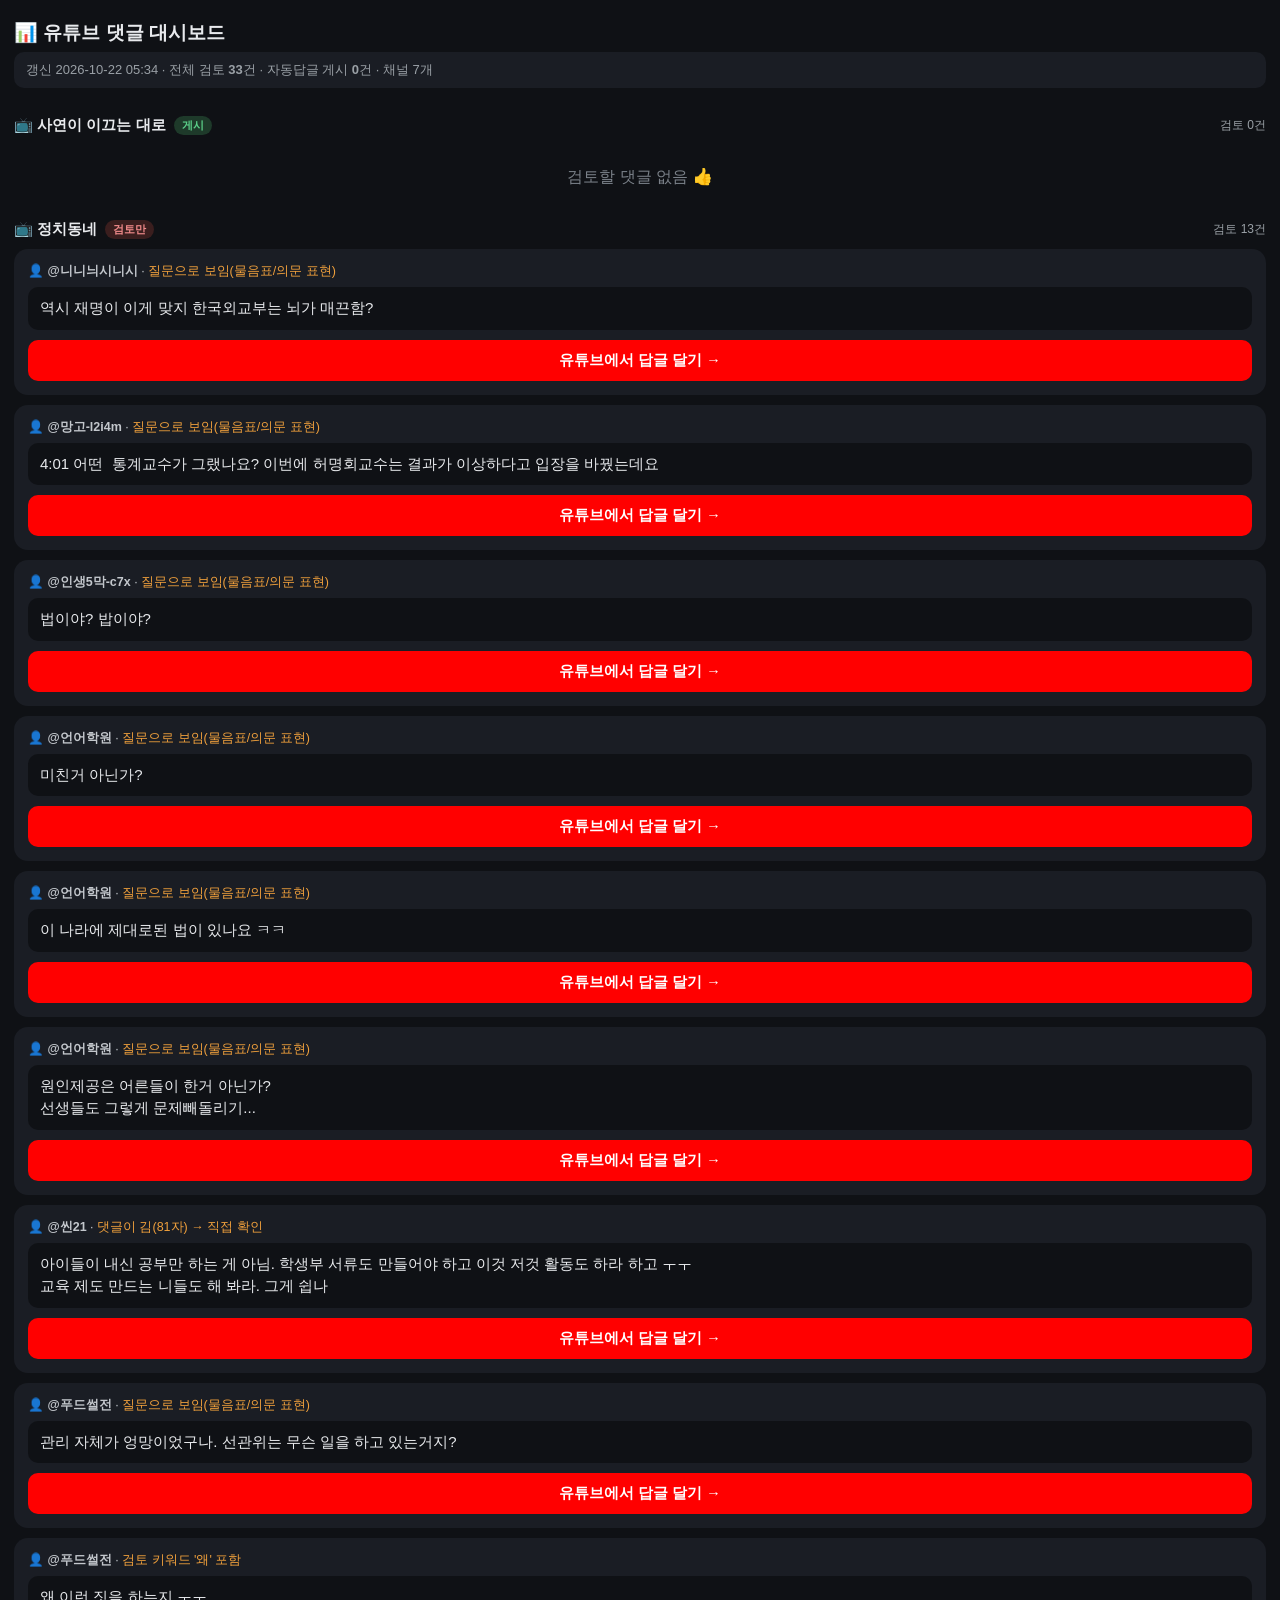
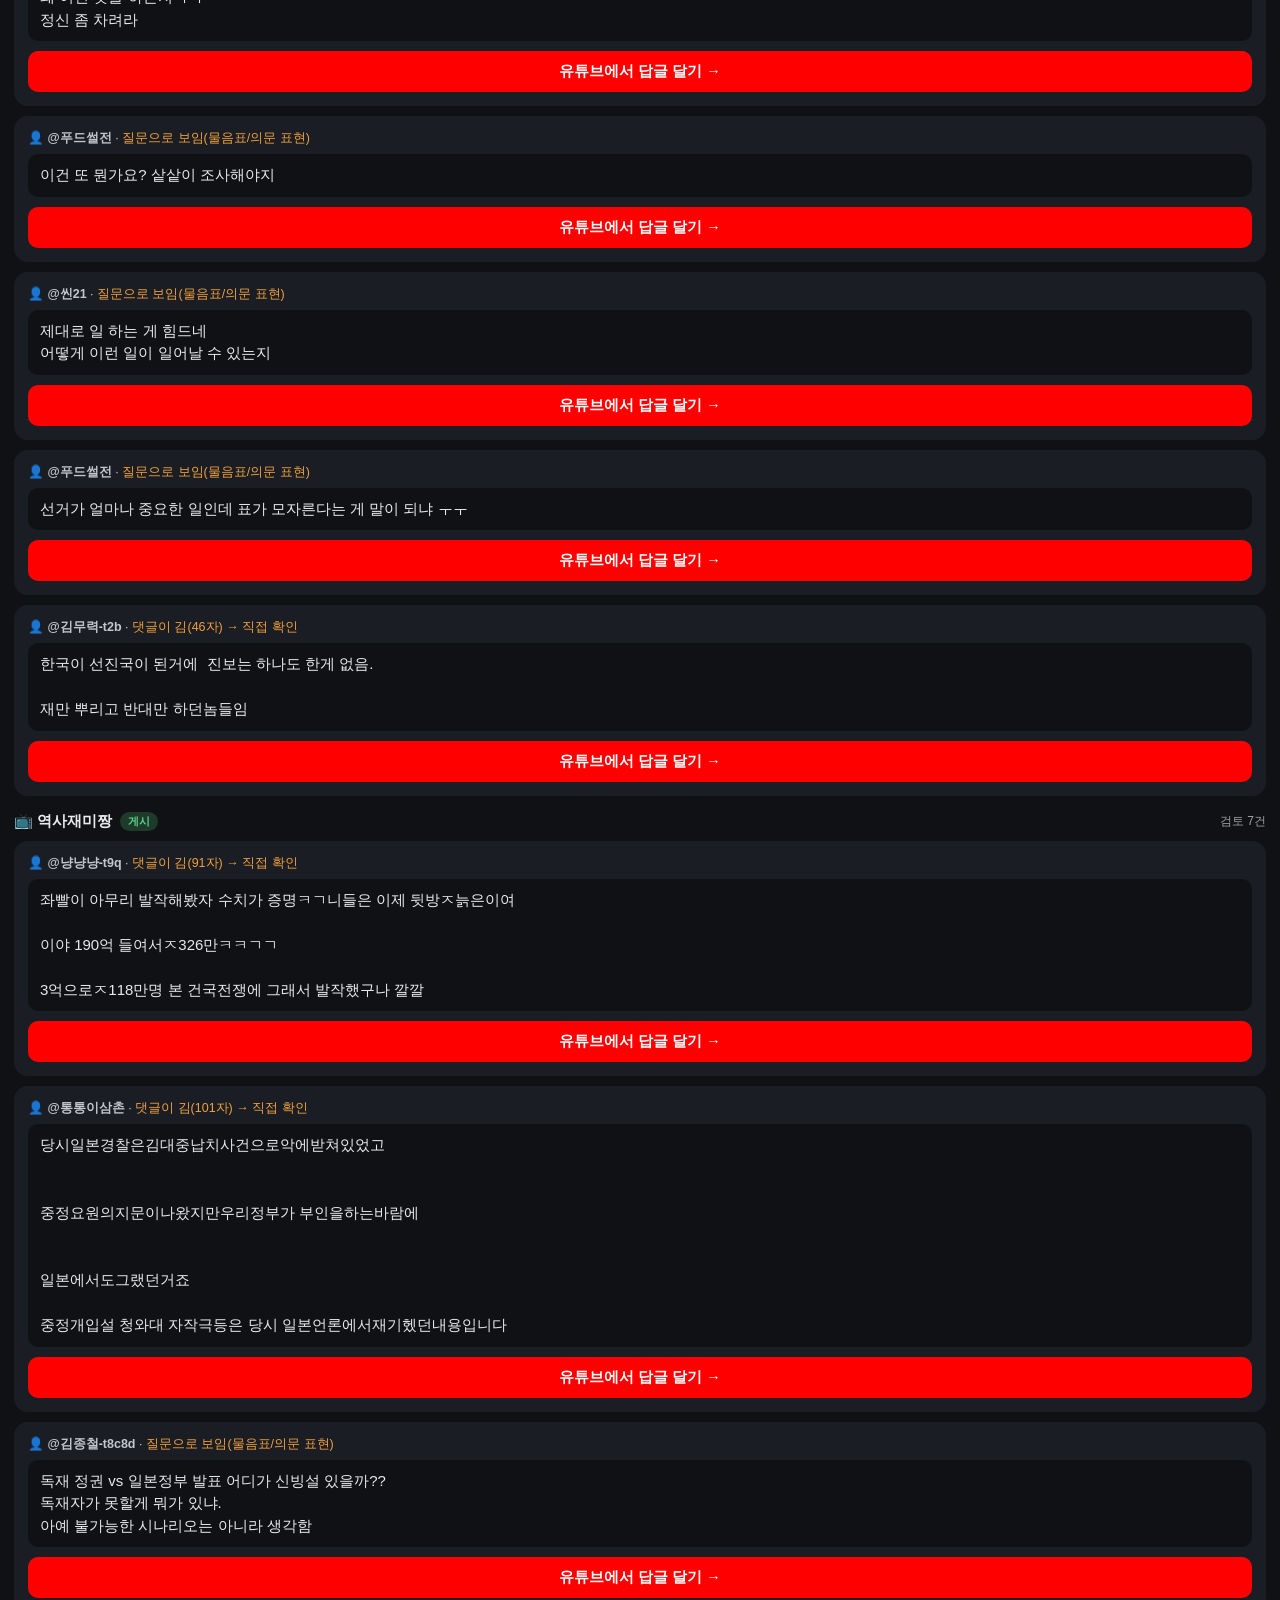
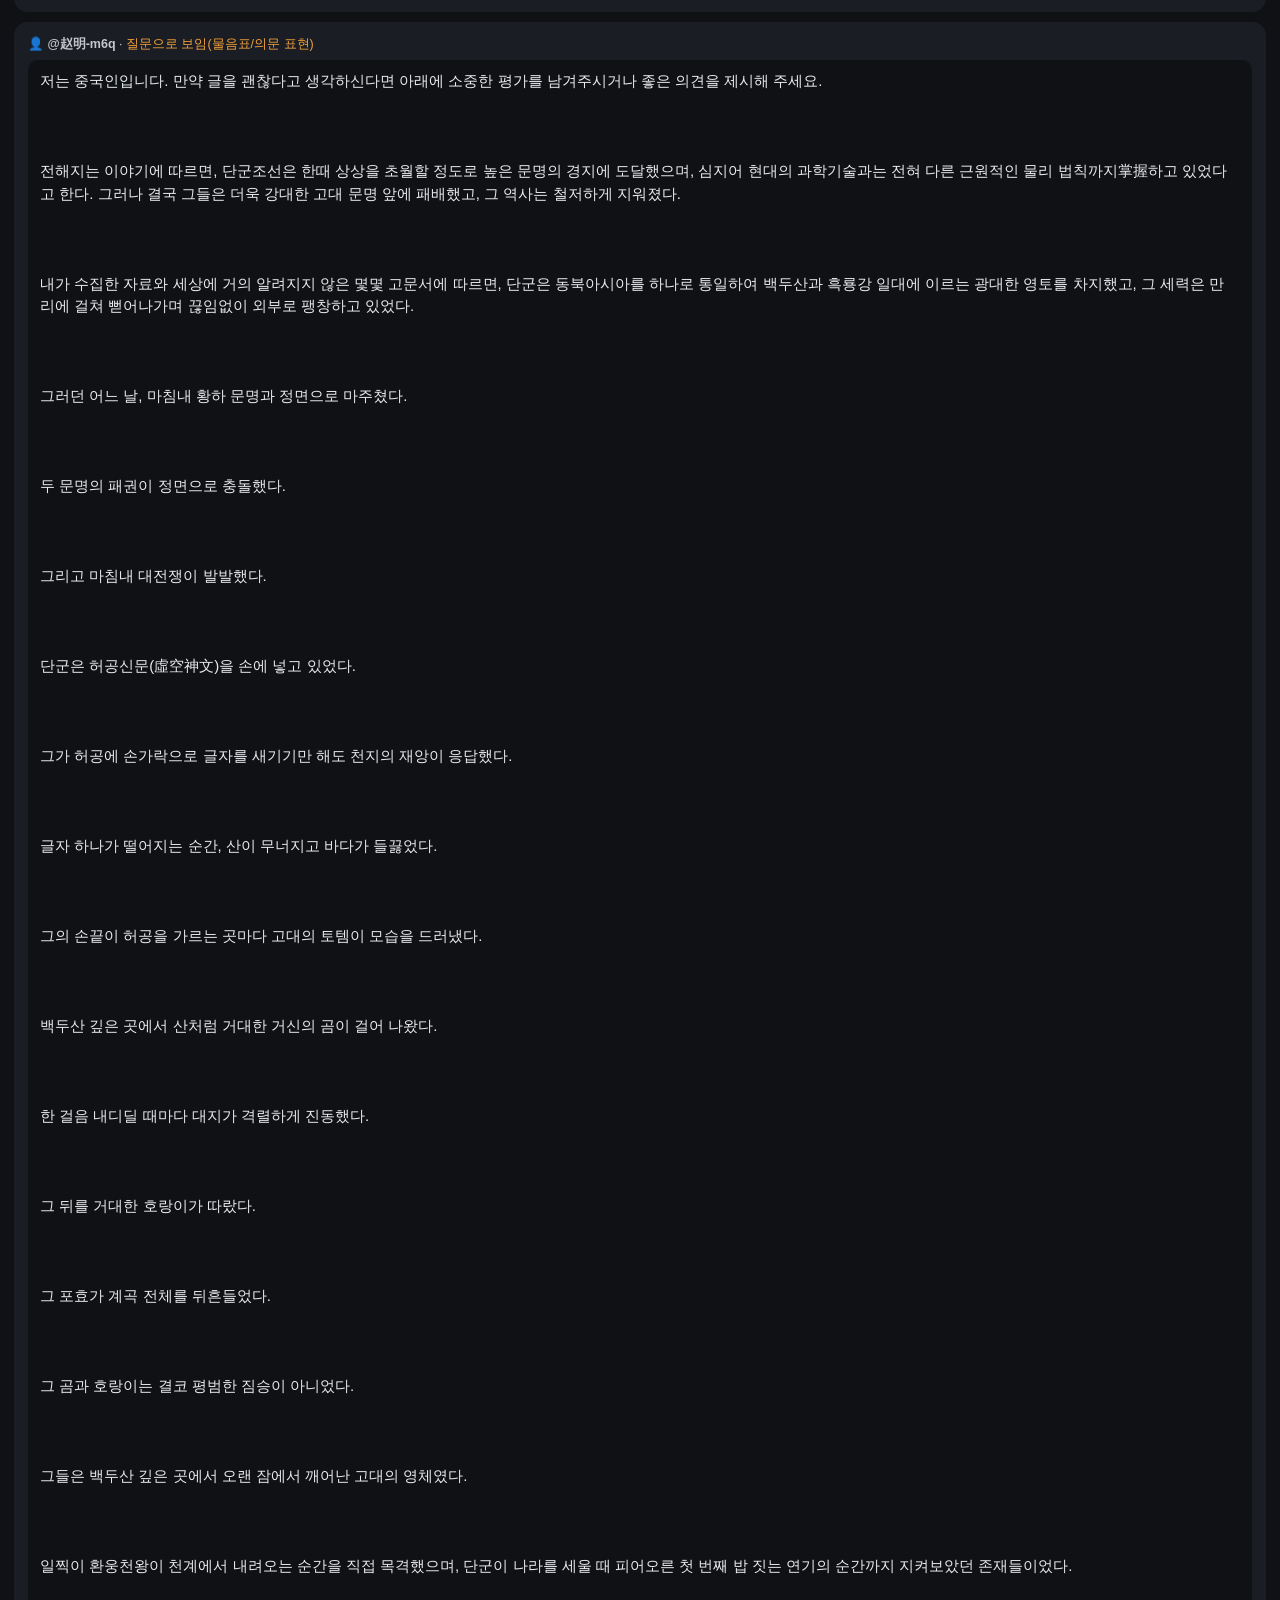
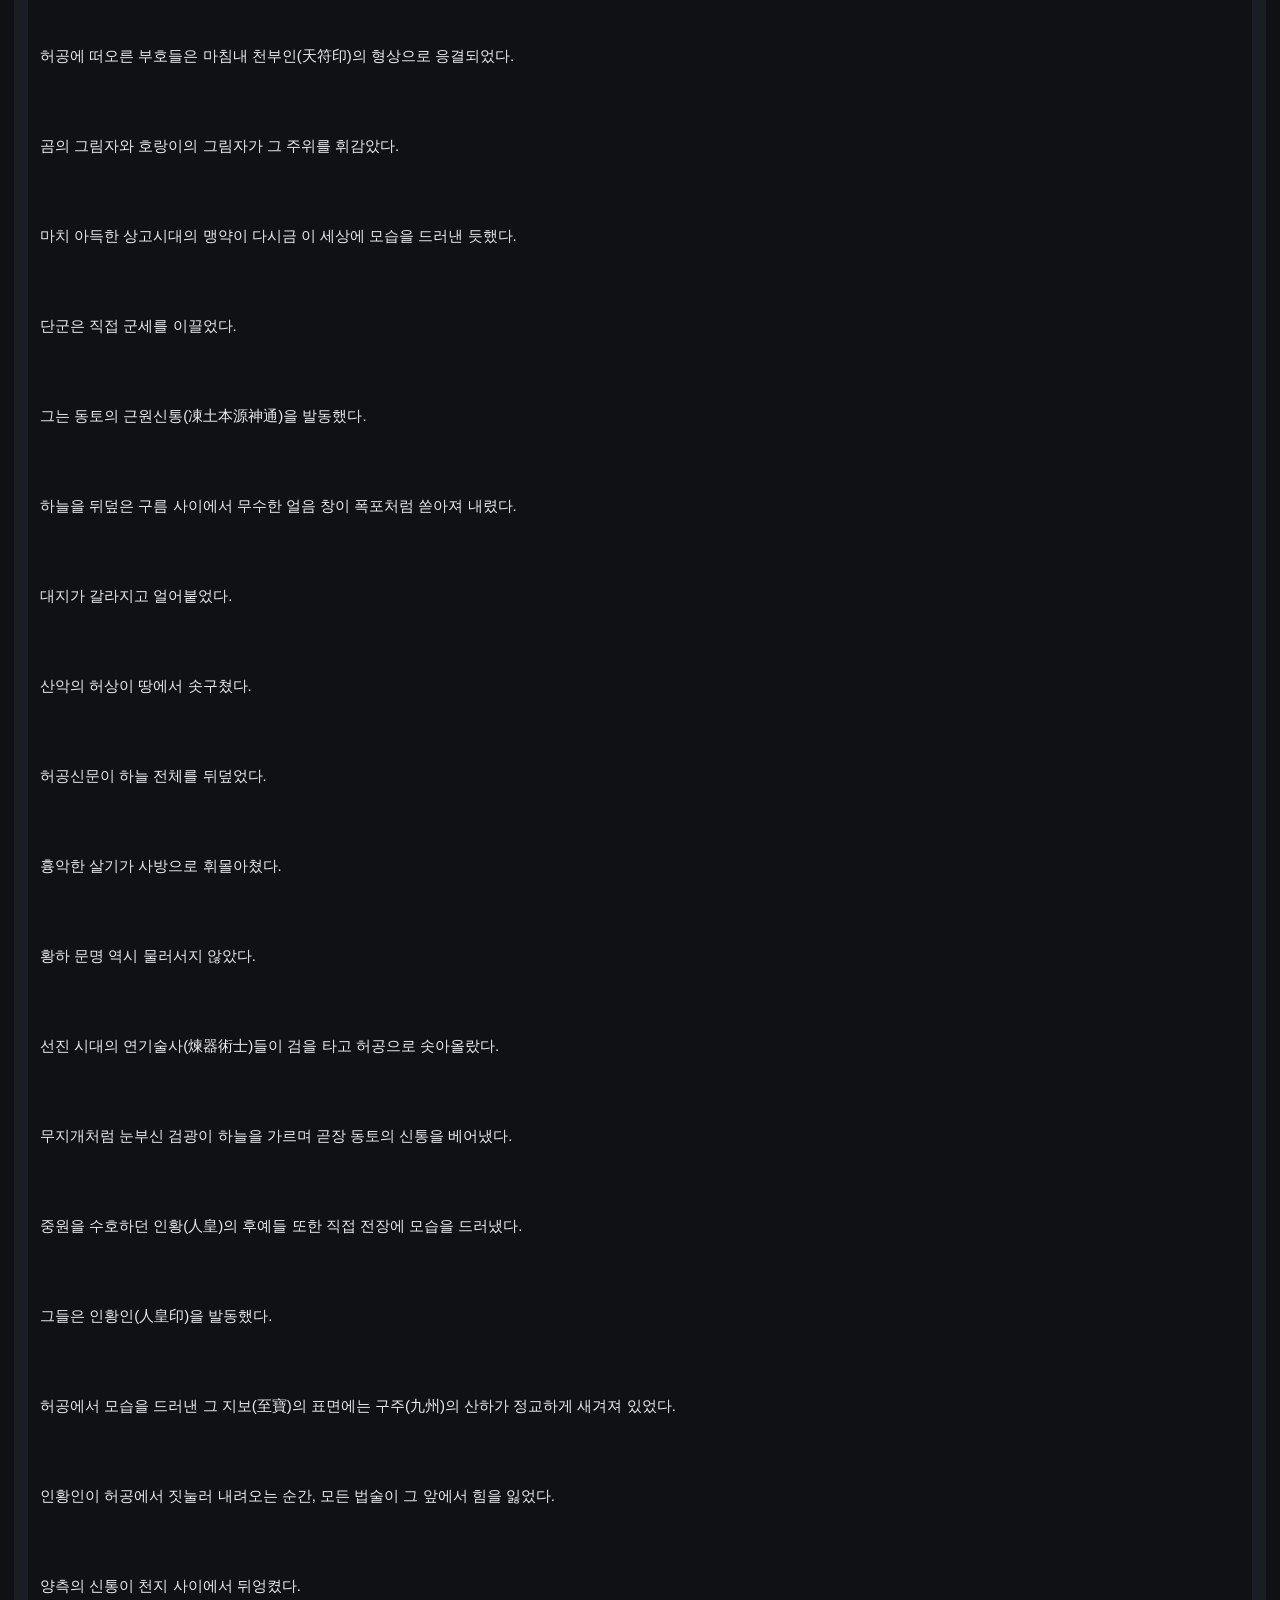
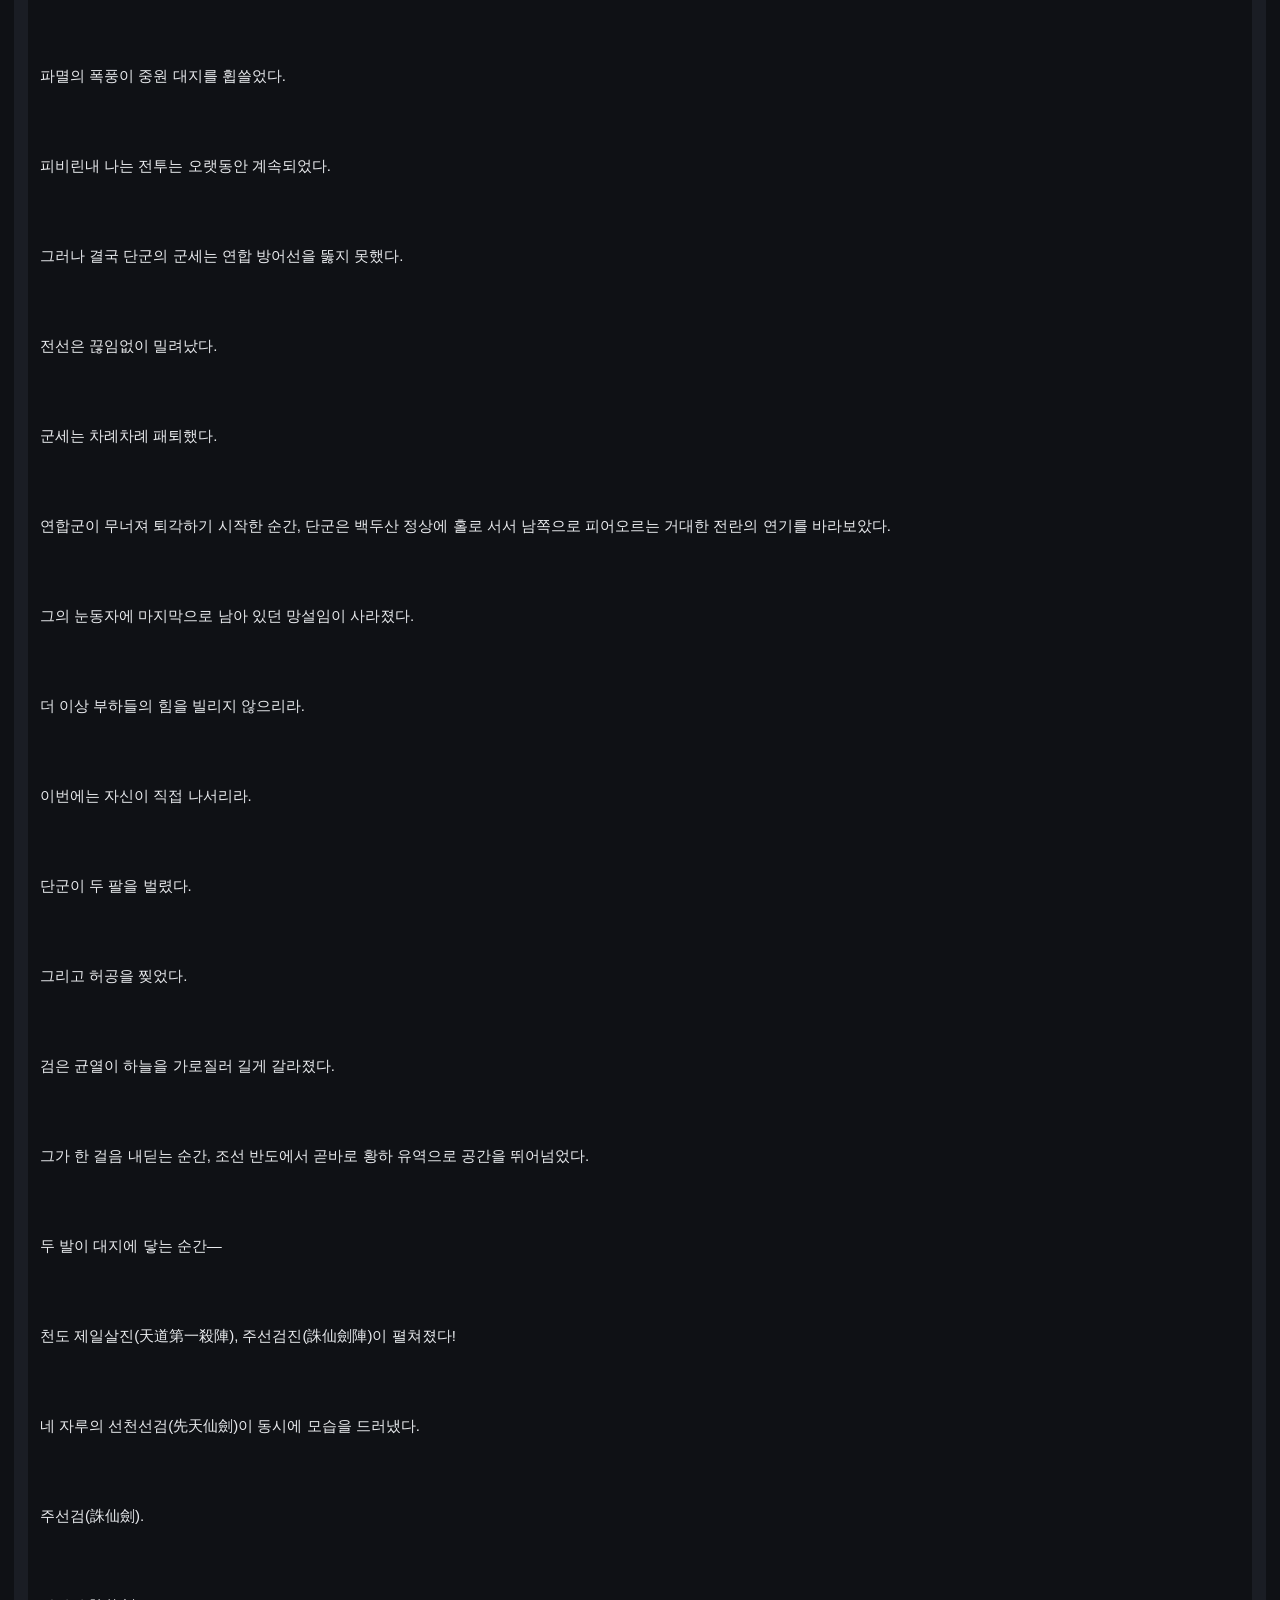
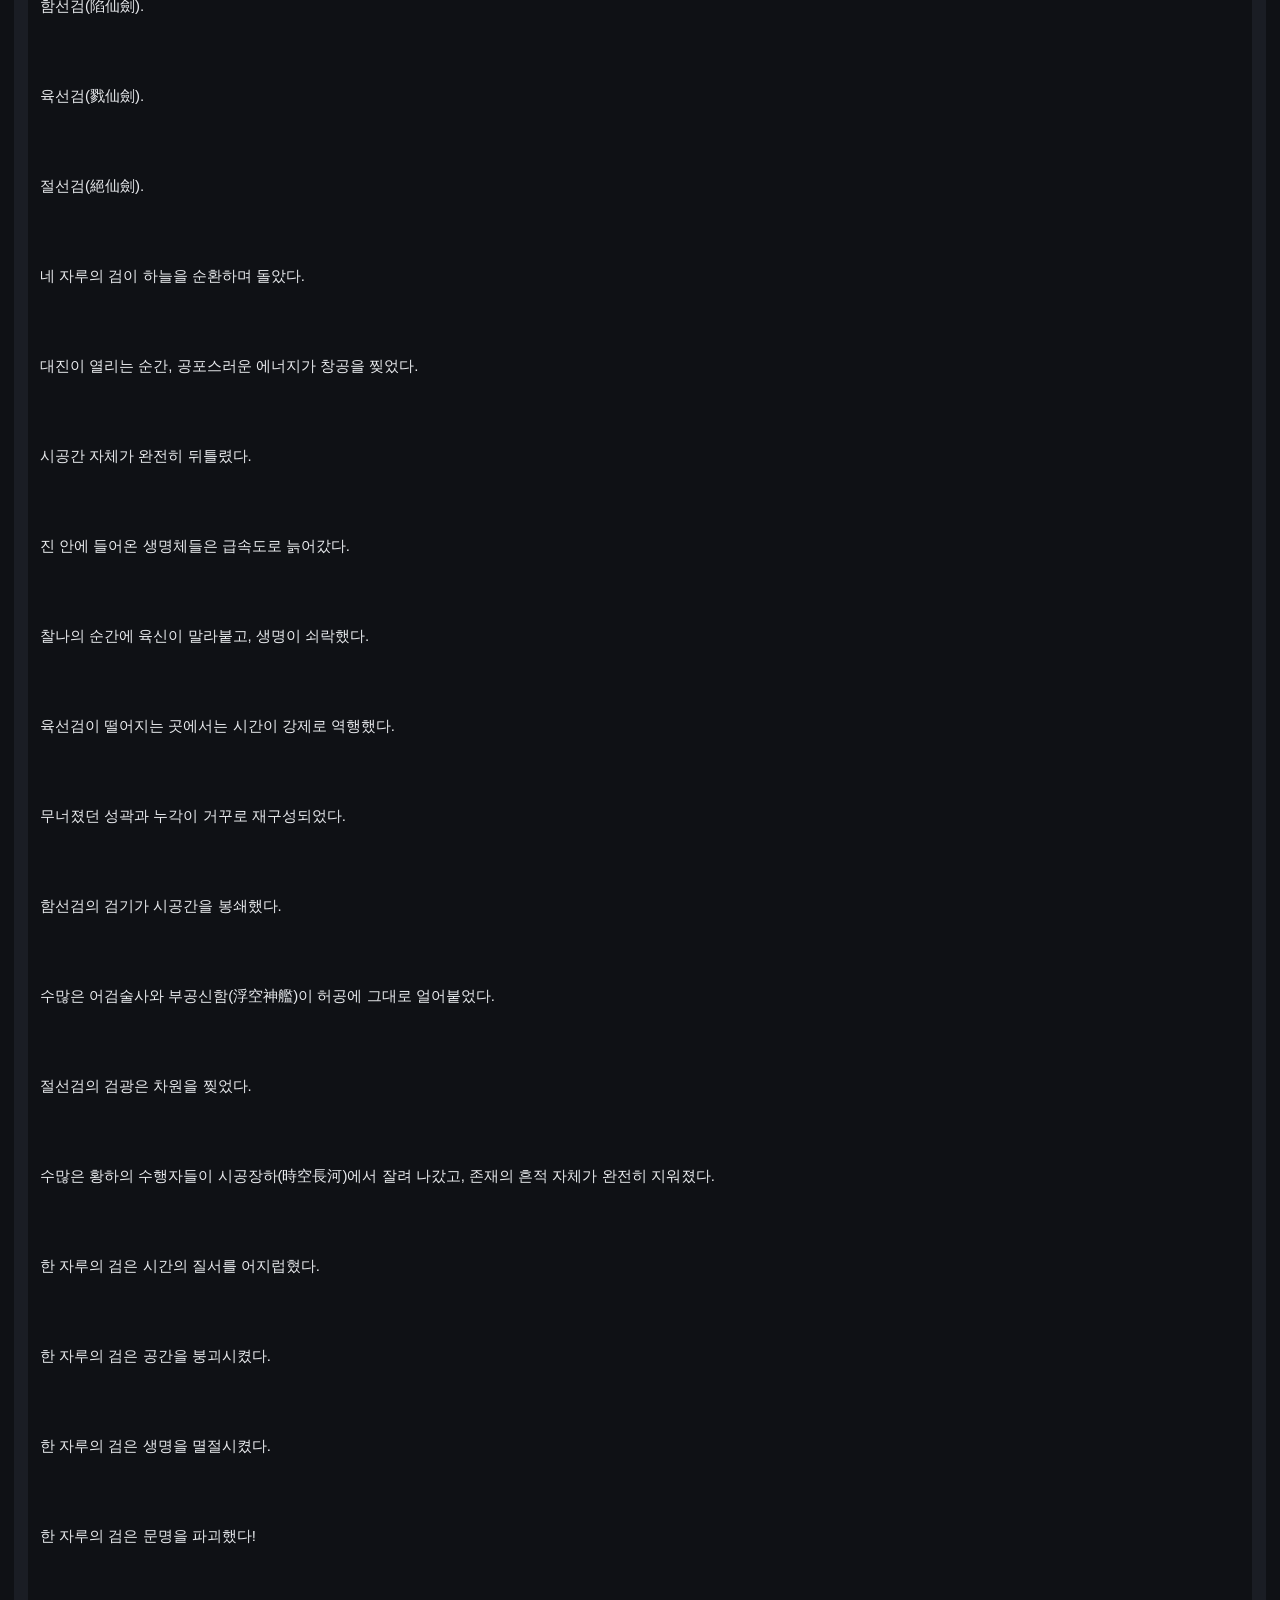
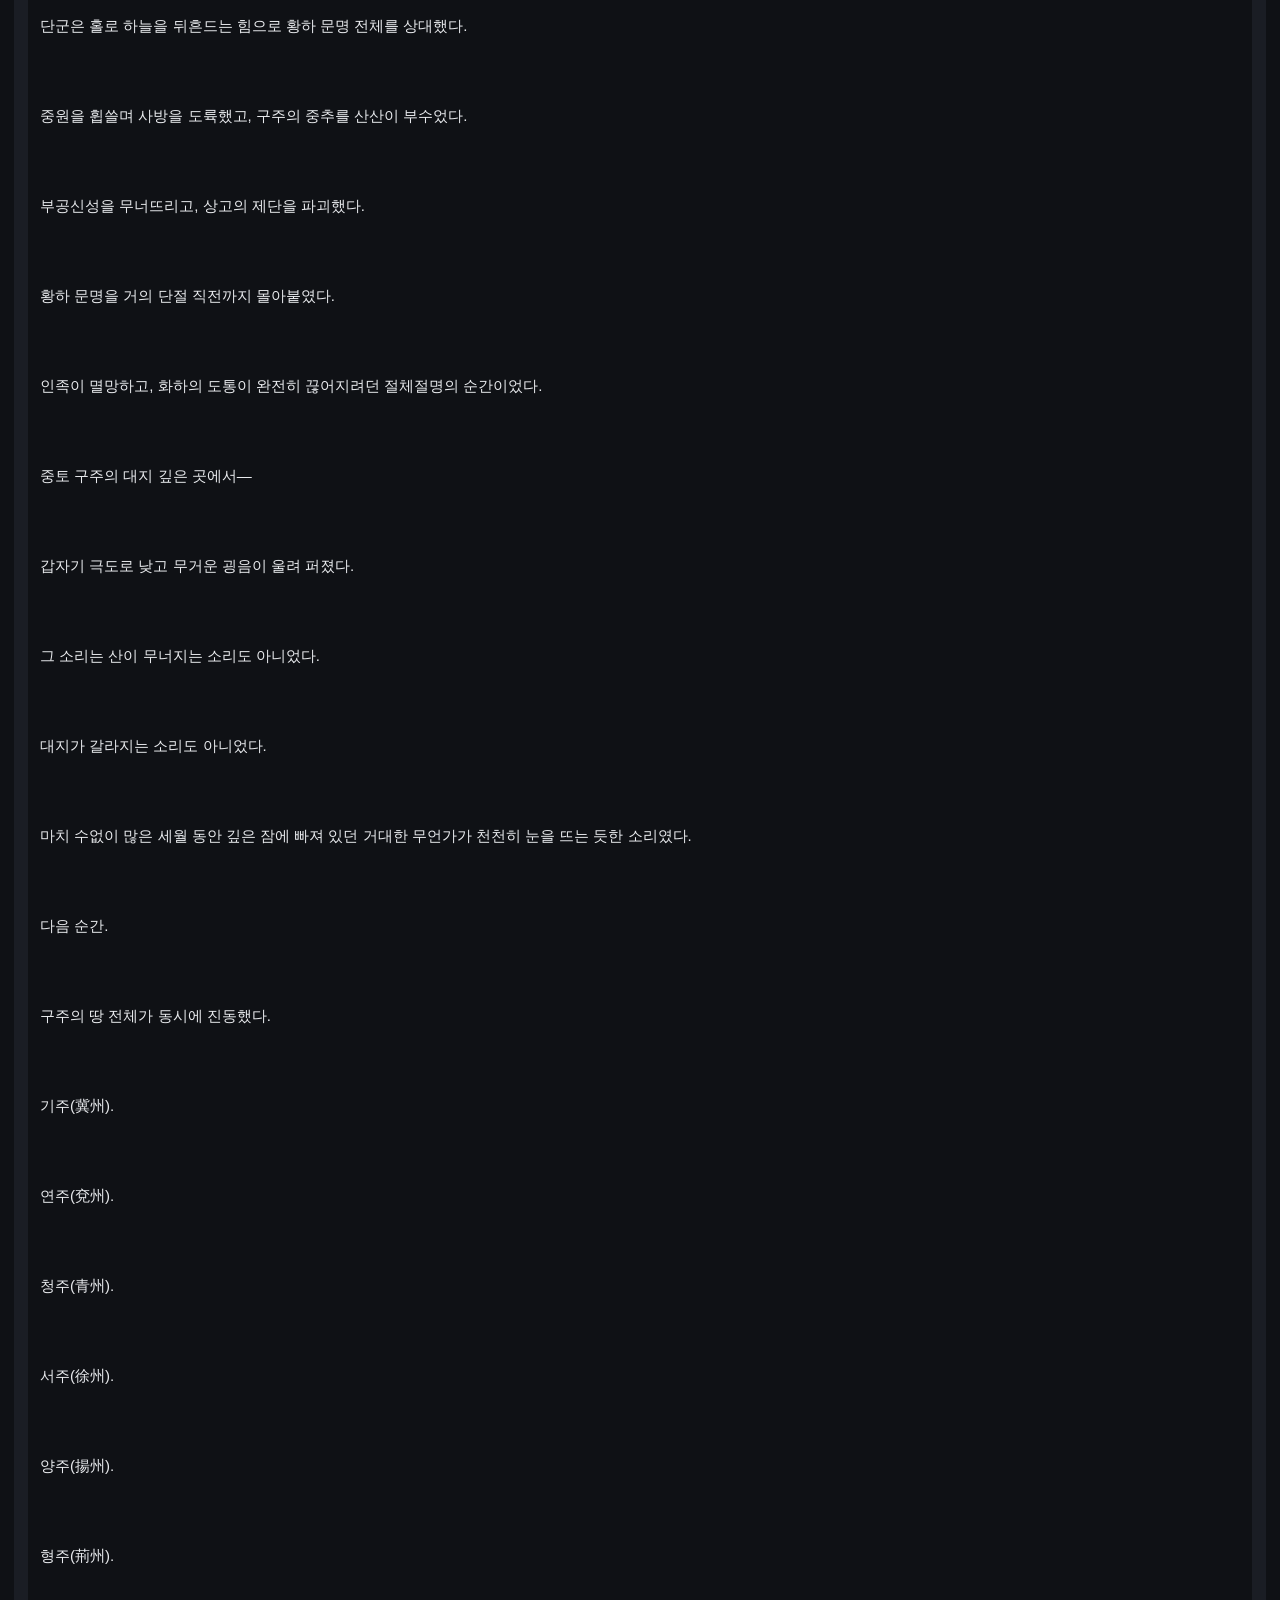
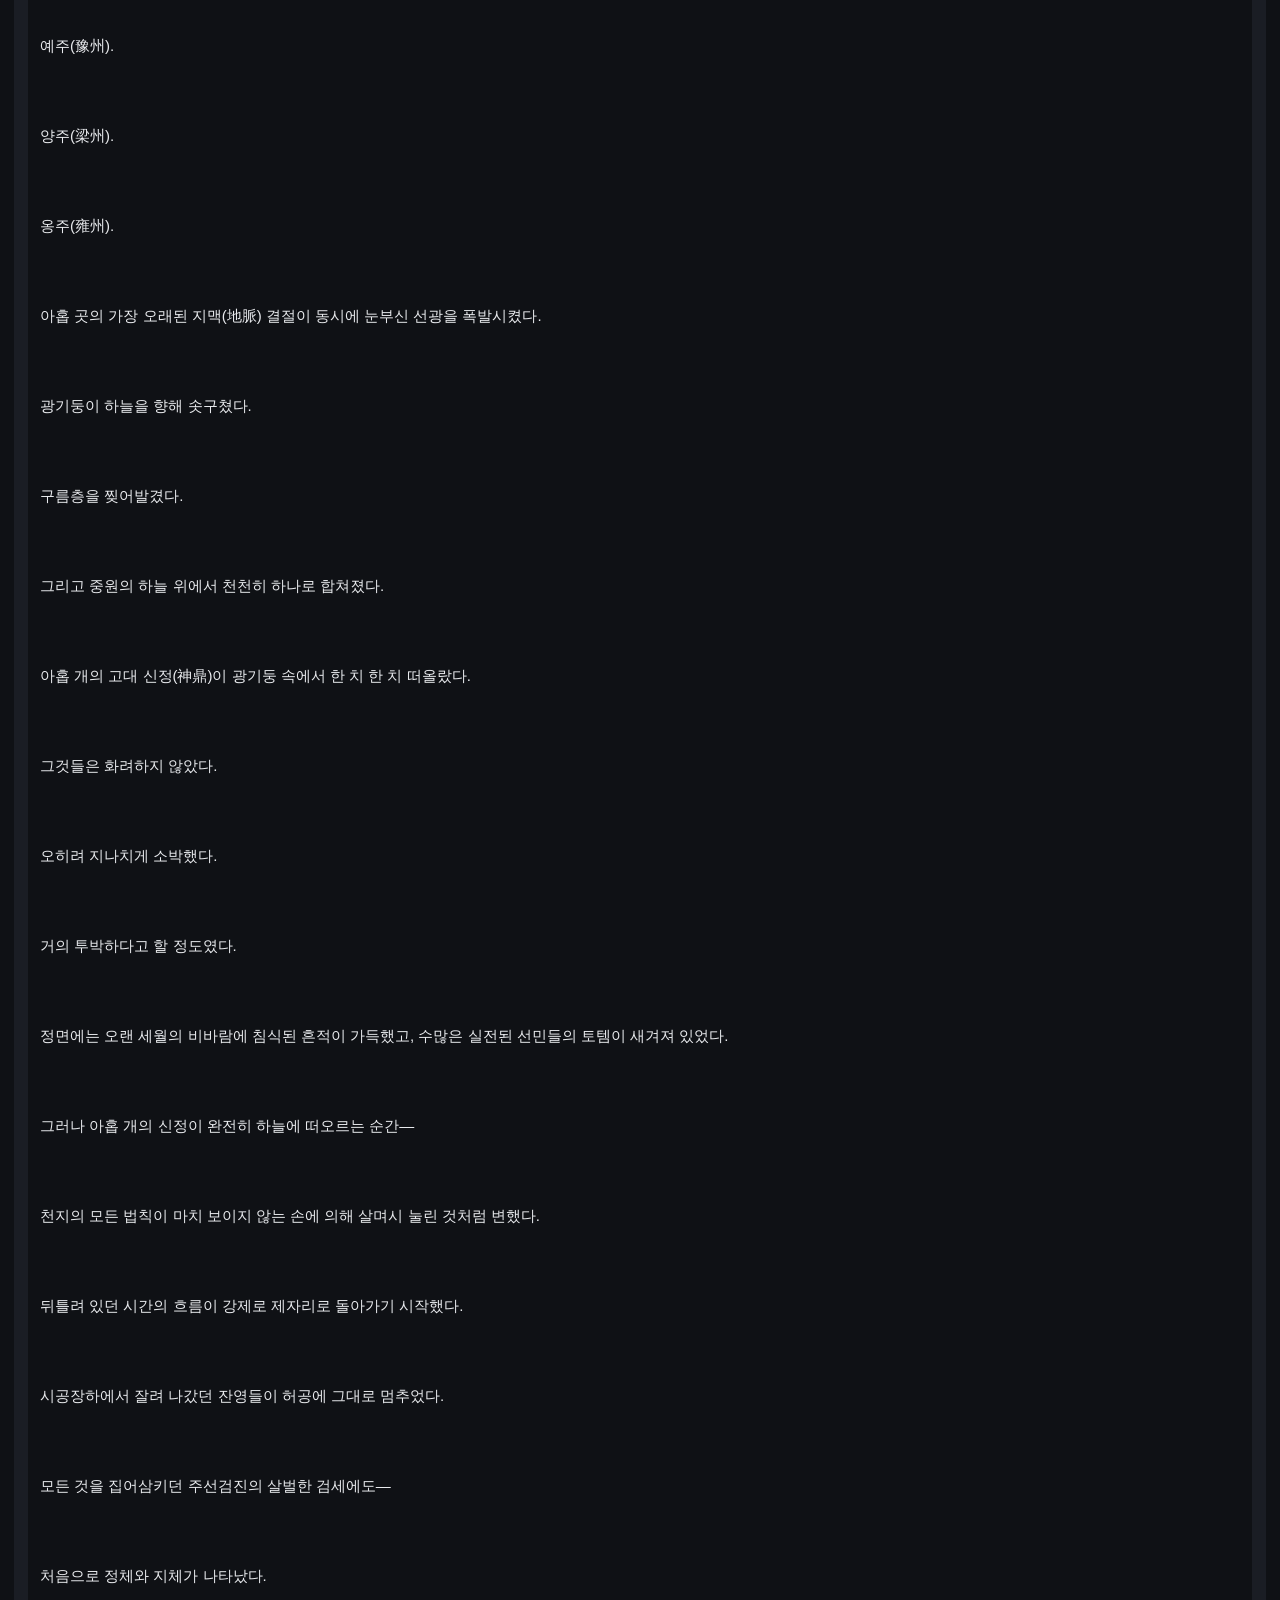
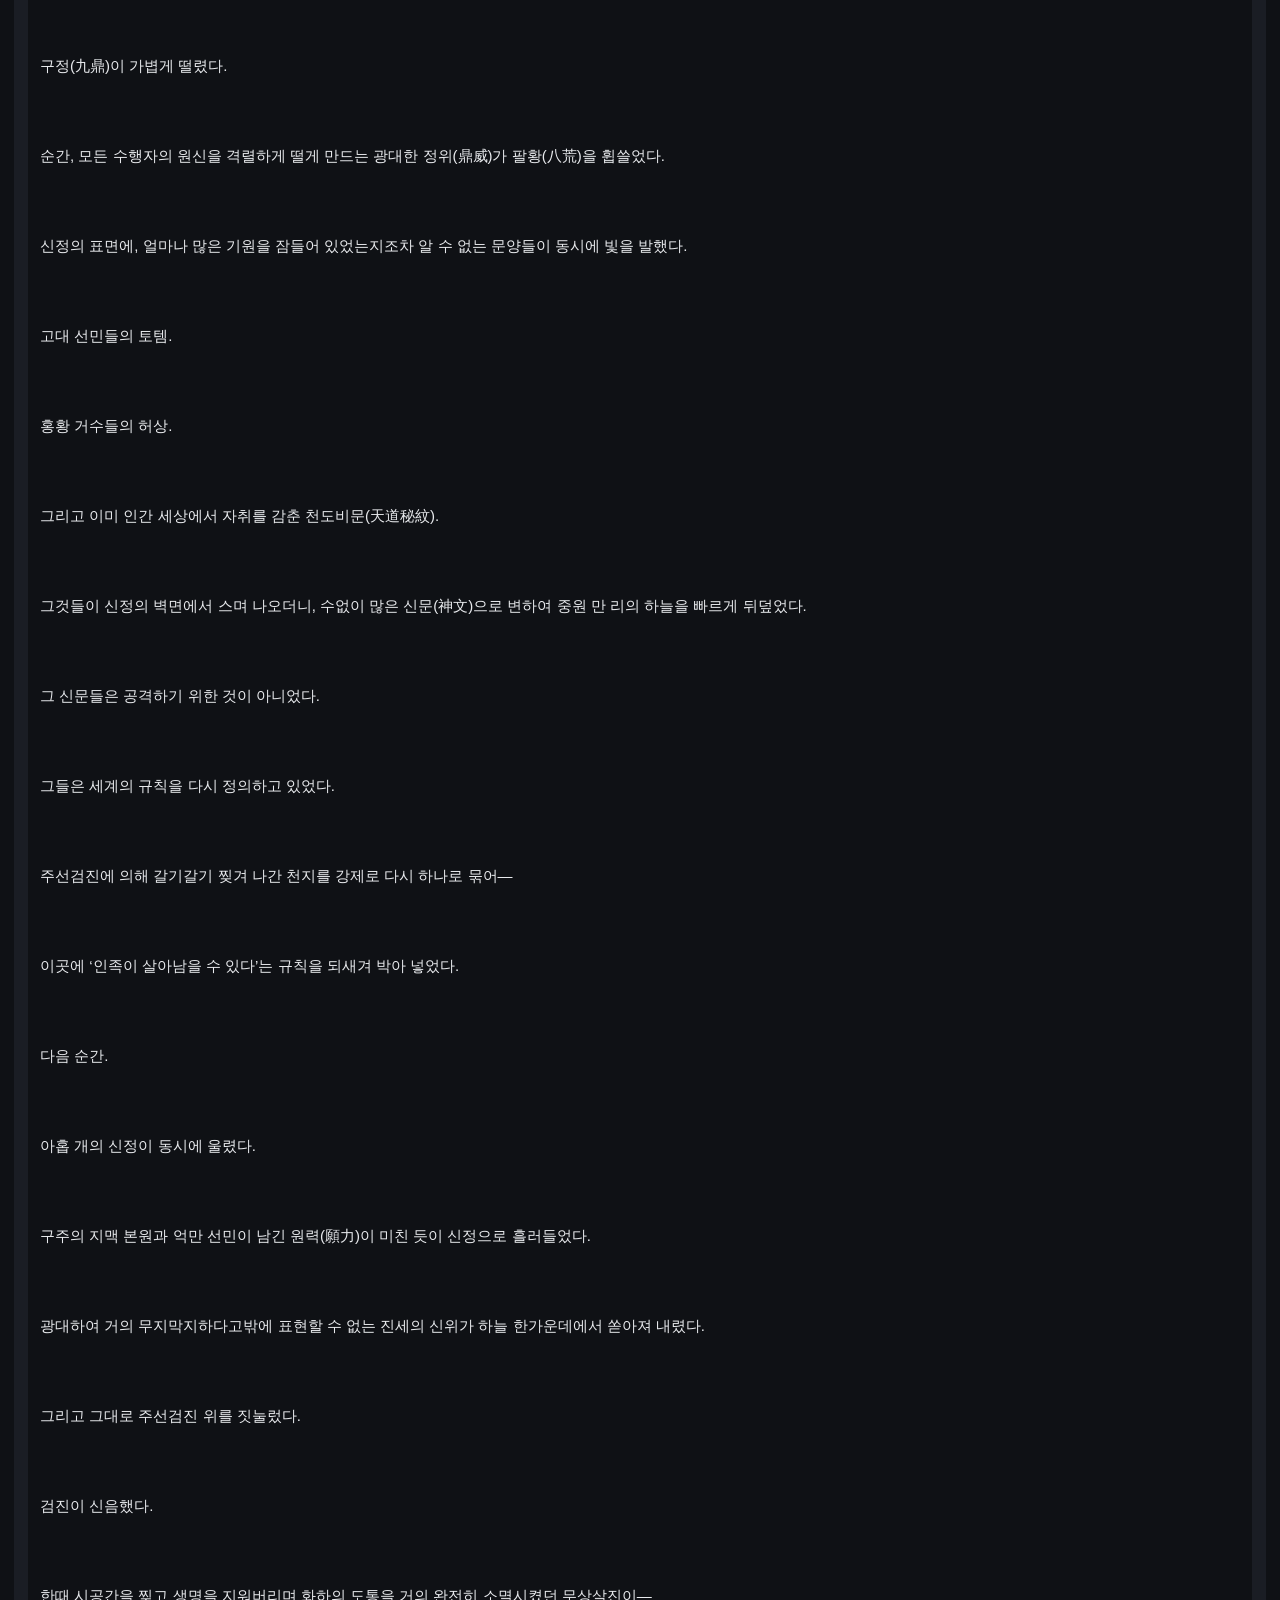
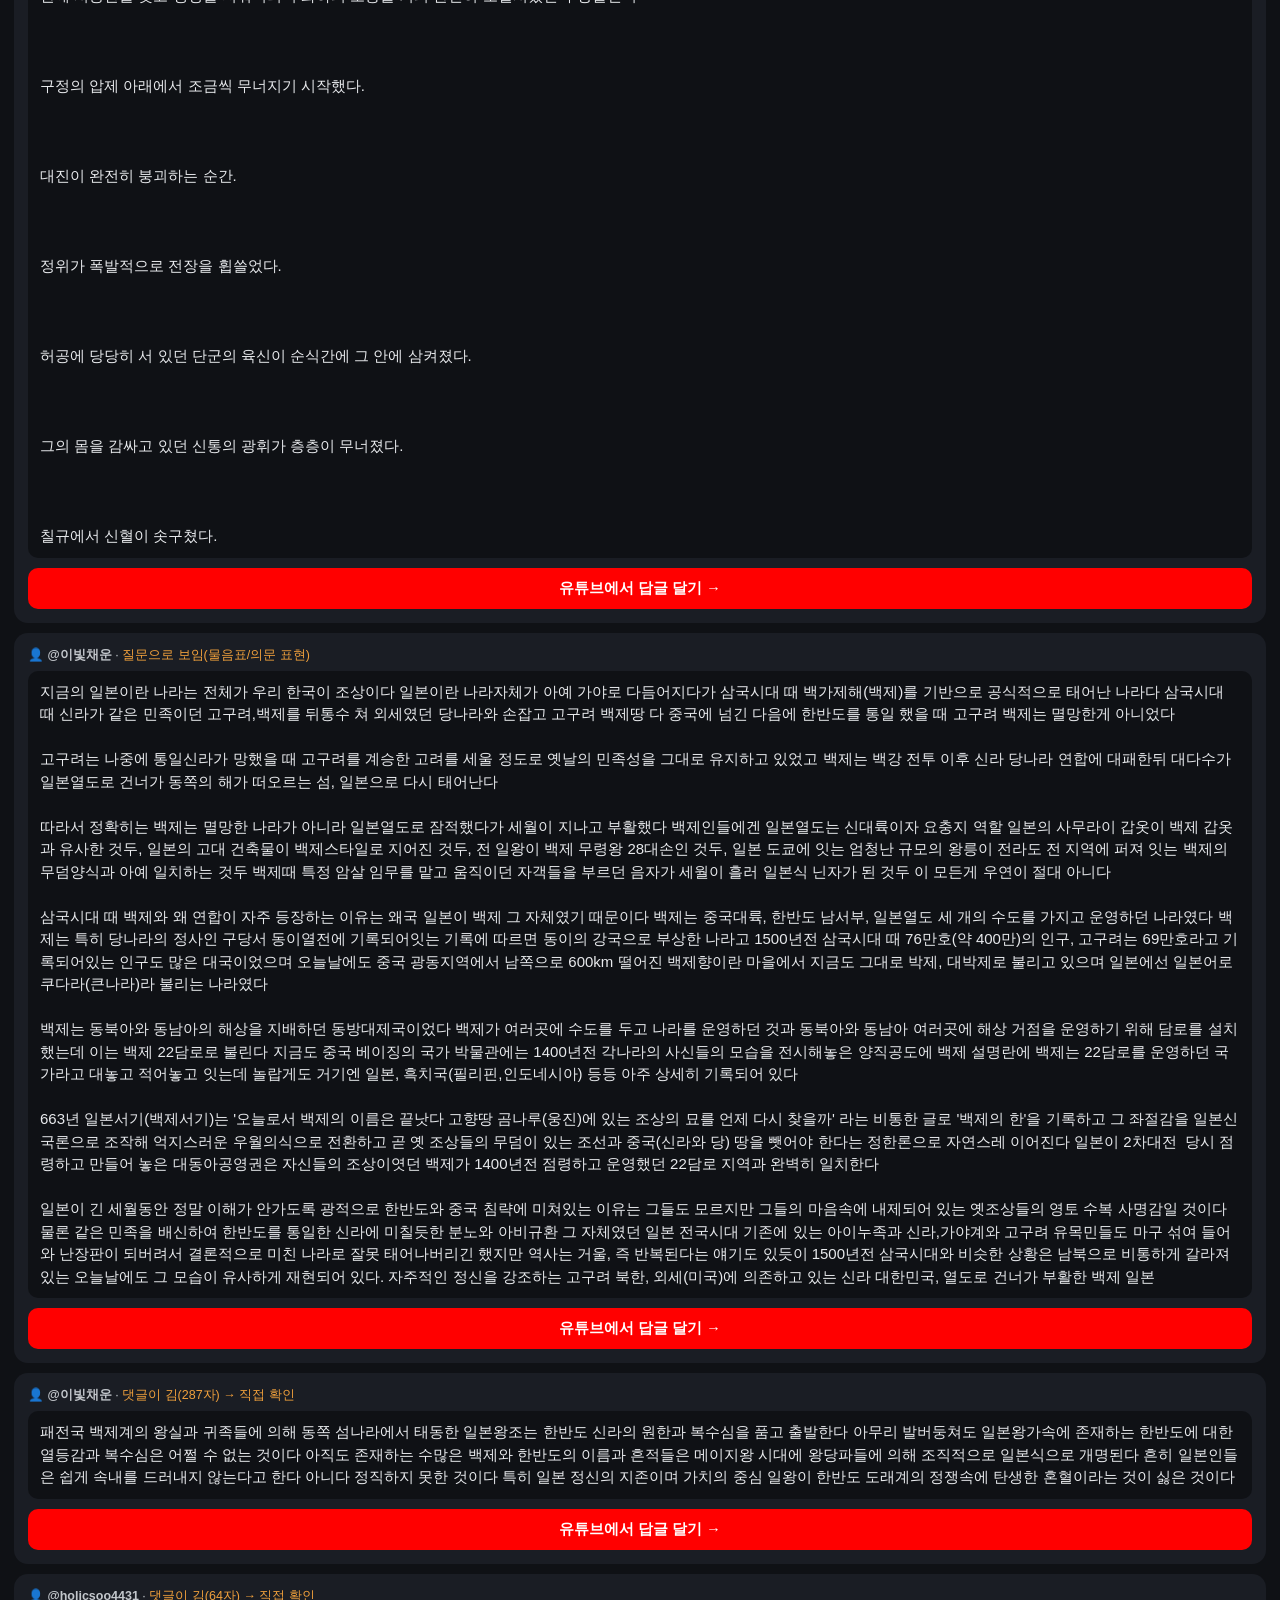
<file: index.html>
<!DOCTYPE html>
<html lang="ko"><head><meta charset="utf-8">
<meta name="viewport" content="width=device-width, initial-scale=1">
<title>유튜브 댓글 대시보드</title>
<style>
  *{box-sizing:border-box}
  body{font-family:-apple-system,"Apple SD Gothic Neo","Noto Sans KR",sans-serif;background:#0f1115;color:#e8eaed;margin:0;padding:14px}
  header{position:sticky;top:0;background:#0f1115;padding:6px 0 12px;z-index:5}
  h1{font-size:19px;margin:0 0 6px}
  .sum{font-size:13px;color:#9aa0a6;background:#1a1d24;border-radius:10px;padding:9px 12px}
  section{margin:16px 0}
  .chhead{display:flex;align-items:center;gap:8px;margin:6px 0 10px}
  .ch{font-size:15px;font-weight:800}
  .tag{font-size:11px;font-weight:700;padding:2px 8px;border-radius:20px}
  .tag.post{background:#1e3a2a;color:#5cd08a} .tag.rev{background:#3a1e1e;color:#f08a8a}
  .cnt{margin-left:auto;font-size:12px;color:#9aa0a6}
  .card{background:#1a1d24;border-radius:14px;padding:14px;margin-bottom:10px}
  .meta{font-size:12.5px;color:#c3c7cc;margin-bottom:7px}
  .reason{color:#f0a03c}
  .comment{font-size:15px;line-height:1.5;background:#0f1115;border-radius:10px;padding:10px 12px;white-space:pre-wrap;margin-bottom:10px}
  .btn{display:block;text-align:center;background:#ff0000;color:#fff;text-decoration:none;padding:11px;border-radius:10px;font-size:14.5px;font-weight:700}
  .empty{color:#7a8088;text-align:center;padding:16px}
  footer{color:#6a7078;font-size:12px;text-align:center;margin:20px 0}
</style></head>
<body>
<header><h1>📊 유튜브 댓글 대시보드</h1>
<div class="sum">갱신 2026-10-22 05:34 · 전체 검토 <b>33</b>건 · 자동답글 게시 <b>0</b>건 · 채널 7개</div></header>
<section><div class="chhead"><span class="ch">📺 사연이 이끄는 대로</span><span class="tag post">게시</span><span class="cnt">검토 0건</span></div><p class="empty">검토할 댓글 없음 👍</p></section><section><div class="chhead"><span class="ch">📺 정치동네</span><span class="tag rev">검토만</span><span class="cnt">검토 13건</span></div><div class="card"><div class="meta">👤 <b>@니니늬시니시</b> · <span class="reason">질문으로 보임(물음표/의문 표현)</span></div><div class="comment">역시 재명이 이게 맞지 한국외교부는 뇌가 매끈함?</div><a class="btn" href="https://www.youtube.com/watch?v=BdrwWUkezWc&amp;lc=UgwG-dEzEmSIEDKn1_54AaABAg" target="_blank">유튜브에서 답글 달기 →</a></div><div class="card"><div class="meta">👤 <b>@망고-l2i4m</b> · <span class="reason">질문으로 보임(물음표/의문 표현)</span></div><div class="comment">4:01 어떤  통계교수가 그랬나요? 이번에 허명회교수는 결과가 이상하다고 입장을 바꿨는데요</div><a class="btn" href="https://www.youtube.com/watch?v=As3-kZddHhk&amp;lc=UgwaBcBz2sFx62c5HBh4AaABAg" target="_blank">유튜브에서 답글 달기 →</a></div><div class="card"><div class="meta">👤 <b>@인생5막-c7x</b> · <span class="reason">질문으로 보임(물음표/의문 표현)</span></div><div class="comment">법이야? 밥이야?</div><a class="btn" href="https://www.youtube.com/watch?v=fgtO_q3nrFA&amp;lc=UgxjdB8QCN0hF3Z1q1p4AaABAg" target="_blank">유튜브에서 답글 달기 →</a></div><div class="card"><div class="meta">👤 <b>@언어학원</b> · <span class="reason">질문으로 보임(물음표/의문 표현)</span></div><div class="comment">미친거 아닌가?</div><a class="btn" href="https://www.youtube.com/watch?v=L9JfwlNfszw&amp;lc=Ugwp_1Fjopud5MHf4Zd4AaABAg" target="_blank">유튜브에서 답글 달기 →</a></div><div class="card"><div class="meta">👤 <b>@언어학원</b> · <span class="reason">질문으로 보임(물음표/의문 표현)</span></div><div class="comment">이 나라에 제대로된 법이 있나요 ㅋㅋ</div><a class="btn" href="https://www.youtube.com/watch?v=fgtO_q3nrFA&amp;lc=UgwhqRFI2Tir5h5UavR4AaABAg" target="_blank">유튜브에서 답글 달기 →</a></div><div class="card"><div class="meta">👤 <b>@언어학원</b> · <span class="reason">질문으로 보임(물음표/의문 표현)</span></div><div class="comment">원인제공은 어른들이 한거 아닌가?
선생들도 그렇게 문제빼돌리기...</div><a class="btn" href="https://www.youtube.com/watch?v=ps-KJgPUY4s&amp;lc=Ugx8VHjpwUOtMnlYhSx4AaABAg" target="_blank">유튜브에서 답글 달기 →</a></div><div class="card"><div class="meta">👤 <b>@씬21</b> · <span class="reason">댓글이 김(81자) → 직접 확인</span></div><div class="comment">아이들이 내신 공부만 하는 게 아님. 학생부 서류도 만들어야 하고 이것 저것 활동도 하라 하고 ㅜㅜ
교육 제도 만드는 니들도 해 봐라. 그게 쉽나</div><a class="btn" href="https://www.youtube.com/watch?v=ps-KJgPUY4s&amp;lc=Ugx3TIH_IisqM66c8Jh4AaABAg" target="_blank">유튜브에서 답글 달기 →</a></div><div class="card"><div class="meta">👤 <b>@푸드썰전</b> · <span class="reason">질문으로 보임(물음표/의문 표현)</span></div><div class="comment">관리 자체가 엉망이었구나. 선관위는 무슨 일을 하고 있는거지?</div><a class="btn" href="https://www.youtube.com/watch?v=3Lo4OZoTSGM&amp;lc=Ugydv7YVwU4WQE7p3L14AaABAg" target="_blank">유튜브에서 답글 달기 →</a></div><div class="card"><div class="meta">👤 <b>@푸드썰전</b> · <span class="reason">검토 키워드 &#x27;왜&#x27; 포함</span></div><div class="comment">왜 이런 짓을 하는지 ㅜㅜ
정신 좀 차려라</div><a class="btn" href="https://www.youtube.com/watch?v=RUGKPMhJ9l8&amp;lc=UgwH8cjF4-mS40FCr8l4AaABAg" target="_blank">유튜브에서 답글 달기 →</a></div><div class="card"><div class="meta">👤 <b>@푸드썰전</b> · <span class="reason">질문으로 보임(물음표/의문 표현)</span></div><div class="comment">이건 또 뭔가요? 샅샅이 조사해야지</div><a class="btn" href="https://www.youtube.com/watch?v=vy7QUz-HfrA&amp;lc=UgyOSI1kzNCHmckYUIt4AaABAg" target="_blank">유튜브에서 답글 달기 →</a></div><div class="card"><div class="meta">👤 <b>@씬21</b> · <span class="reason">질문으로 보임(물음표/의문 표현)</span></div><div class="comment">제대로 일 하는 게 힘드네 
어떻게 이런 일이 일어날 수 있는지</div><a class="btn" href="https://www.youtube.com/watch?v=kSkeQ5z2_W4&amp;lc=Ugw4cwWZ9holbJsV_5p4AaABAg" target="_blank">유튜브에서 답글 달기 →</a></div><div class="card"><div class="meta">👤 <b>@푸드썰전</b> · <span class="reason">질문으로 보임(물음표/의문 표현)</span></div><div class="comment">선거가 얼마나 중요한 일인데 표가 모자른다는 게 말이 되냐 ㅜㅜ</div><a class="btn" href="https://www.youtube.com/watch?v=kSkeQ5z2_W4&amp;lc=UgwepcqM_jRun4-abk54AaABAg" target="_blank">유튜브에서 답글 달기 →</a></div><div class="card"><div class="meta">👤 <b>@김무력-t2b</b> · <span class="reason">댓글이 김(46자) → 직접 확인</span></div><div class="comment">한국이 선진국이 된거에  진보는 하나도 한게 없음.

재만 뿌리고 반대만 하던놈들임</div><a class="btn" href="https://www.youtube.com/watch?v=QYiRKYjG6vc&amp;lc=Ugy8x36kJx8YAKFJ4Z14AaABAg" target="_blank">유튜브에서 답글 달기 →</a></div></section><section><div class="chhead"><span class="ch">📺 역사재미짱</span><span class="tag post">게시</span><span class="cnt">검토 7건</span></div><div class="card"><div class="meta">👤 <b>@냥냥냥-t9q</b> · <span class="reason">댓글이 김(91자) → 직접 확인</span></div><div class="comment">좌빨이 아무리 발작해봤자 수치가 증명ㅋㄱ니들은 이제 뒷방ㅈ늙은이여

이야 190억 들여서ㅈ326만ㅋㅋㄱㄱ

3억으로ㅈ118만명 본 건국전쟁에 그래서 발작했구나 깔깔</div><a class="btn" href="https://www.youtube.com/watch?v=B7sXvJcwpLY&amp;lc=UgzdOmRkJM8zcMK-S9N4AaABAg" target="_blank">유튜브에서 답글 달기 →</a></div><div class="card"><div class="meta">👤 <b>@통통이삼촌</b> · <span class="reason">댓글이 김(101자) → 직접 확인</span></div><div class="comment">당시일본경찰은김대중납치사건으로악에받쳐있었고


중정요원의지문이나왔지만우리정부가 부인을하는바람에


일본에서도그랬던거죠

중정개입설 청와대 자작극등은 당시 일본언론에서재기헸던내용입니다</div><a class="btn" href="https://www.youtube.com/watch?v=152duwVA7Xc&amp;lc=Ugw-i9wovNPYyolF-Q94AaABAg" target="_blank">유튜브에서 답글 달기 →</a></div><div class="card"><div class="meta">👤 <b>@김종철-t8c8d</b> · <span class="reason">질문으로 보임(물음표/의문 표현)</span></div><div class="comment">독재 정권 vs 일본정부 발표 어디가 신빙설 있을까??
독재자가 못할게 뭐가 있냐.
아예 불가능한 시나리오는 아니라 생각함</div><a class="btn" href="https://www.youtube.com/watch?v=152duwVA7Xc&amp;lc=Ugx9-ylpVcUlB8drd9l4AaABAg" target="_blank">유튜브에서 답글 달기 →</a></div><div class="card"><div class="meta">👤 <b>@赵明-m6q</b> · <span class="reason">질문으로 보임(물음표/의문 표현)</span></div><div class="comment">저는 중국인입니다. 만약 글을 괜찮다고 생각하신다면 아래에 소중한 평가를 남겨주시거나 좋은 의견을 제시해 주세요.

전해지는 이야기에 따르면, 단군조선은 한때 상상을 초월할 정도로 높은 문명의 경지에 도달했으며, 심지어 현대의 과학기술과는 전혀 다른 근원적인 물리 법칙까지掌握하고 있었다고 한다. 그러나 결국 그들은 더욱 강대한 고대 문명 앞에 패배했고, 그 역사는 철저하게 지워졌다.

내가 수집한 자료와 세상에 거의 알려지지 않은 몇몇 고문서에 따르면, 단군은 동북아시아를 하나로 통일하여 백두산과 흑룡강 일대에 이르는 광대한 영토를 차지했고, 그 세력은 만 리에 걸쳐 뻗어나가며 끊임없이 외부로 팽창하고 있었다.

그러던 어느 날, 마침내 황하 문명과 정면으로 마주쳤다.

두 문명의 패권이 정면으로 충돌했다.

그리고 마침내 대전쟁이 발발했다.

단군은 허공신문(虛空神文)을 손에 넣고 있었다.

그가 허공에 손가락으로 글자를 새기기만 해도 천지의 재앙이 응답했다.

글자 하나가 떨어지는 순간, 산이 무너지고 바다가 들끓었다.

그의 손끝이 허공을 가르는 곳마다 고대의 토템이 모습을 드러냈다.

백두산 깊은 곳에서 산처럼 거대한 거신의 곰이 걸어 나왔다.

한 걸음 내디딜 때마다 대지가 격렬하게 진동했다.

그 뒤를 거대한 호랑이가 따랐다.

그 포효가 계곡 전체를 뒤흔들었다.

그 곰과 호랑이는 결코 평범한 짐승이 아니었다.

그들은 백두산 깊은 곳에서 오랜 잠에서 깨어난 고대의 영체였다.

일찍이 환웅천왕이 천계에서 내려오는 순간을 직접 목격했으며, 단군이 나라를 세울 때 피어오른 첫 번째 밥 짓는 연기의 순간까지 지켜보았던 존재들이었다.

허공에 떠오른 부호들은 마침내 천부인(天符印)의 형상으로 응결되었다.

곰의 그림자와 호랑이의 그림자가 그 주위를 휘감았다.

마치 아득한 상고시대의 맹약이 다시금 이 세상에 모습을 드러낸 듯했다.

단군은 직접 군세를 이끌었다.

그는 동토의 근원신통(凍土本源神通)을 발동했다.

하늘을 뒤덮은 구름 사이에서 무수한 얼음 창이 폭포처럼 쏟아져 내렸다.

대지가 갈라지고 얼어붙었다.

산악의 허상이 땅에서 솟구쳤다.

허공신문이 하늘 전체를 뒤덮었다.

흉악한 살기가 사방으로 휘몰아쳤다.

황하 문명 역시 물러서지 않았다.

선진 시대의 연기술사(煉器術士)들이 검을 타고 허공으로 솟아올랐다.

무지개처럼 눈부신 검광이 하늘을 가르며 곧장 동토의 신통을 베어냈다.

중원을 수호하던 인황(人皇)의 후예들 또한 직접 전장에 모습을 드러냈다.

그들은 인황인(人皇印)을 발동했다.

허공에서 모습을 드러낸 그 지보(至寶)의 표면에는 구주(九州)의 산하가 정교하게 새겨져 있었다.

인황인이 허공에서 짓눌러 내려오는 순간, 모든 법술이 그 앞에서 힘을 잃었다.

양측의 신통이 천지 사이에서 뒤엉켰다.

파멸의 폭풍이 중원 대지를 휩쓸었다.

피비린내 나는 전투는 오랫동안 계속되었다.

그러나 결국 단군의 군세는 연합 방어선을 뚫지 못했다.

전선은 끊임없이 밀려났다.

군세는 차례차례 패퇴했다.

연합군이 무너져 퇴각하기 시작한 순간, 단군은 백두산 정상에 홀로 서서 남쪽으로 피어오르는 거대한 전란의 연기를 바라보았다.

그의 눈동자에 마지막으로 남아 있던 망설임이 사라졌다.

더 이상 부하들의 힘을 빌리지 않으리라.

이번에는 자신이 직접 나서리라.

단군이 두 팔을 벌렸다.

그리고 허공을 찢었다.

검은 균열이 하늘을 가로질러 길게 갈라졌다.

그가 한 걸음 내딛는 순간, 조선 반도에서 곧바로 황하 유역으로 공간을 뛰어넘었다.

두 발이 대지에 닿는 순간—

천도 제일살진(天道第一殺陣), 주선검진(誅仙劍陣)이 펼쳐졌다!

네 자루의 선천선검(先天仙劍)이 동시에 모습을 드러냈다.

주선검(誅仙劍).

함선검(陷仙劍).

육선검(戮仙劍).

절선검(絕仙劍).

네 자루의 검이 하늘을 순환하며 돌았다.

대진이 열리는 순간, 공포스러운 에너지가 창공을 찢었다.

시공간 자체가 완전히 뒤틀렸다.

진 안에 들어온 생명체들은 급속도로 늙어갔다.

찰나의 순간에 육신이 말라붙고, 생명이 쇠락했다.

육선검이 떨어지는 곳에서는 시간이 강제로 역행했다.

무너졌던 성곽과 누각이 거꾸로 재구성되었다.

함선검의 검기가 시공간을 봉쇄했다.

수많은 어검술사와 부공신함(浮空神艦)이 허공에 그대로 얼어붙었다.

절선검의 검광은 차원을 찢었다.

수많은 황하의 수행자들이 시공장하(時空長河)에서 잘려 나갔고, 존재의 흔적 자체가 완전히 지워졌다.

한 자루의 검은 시간의 질서를 어지럽혔다.

한 자루의 검은 공간을 붕괴시켰다.

한 자루의 검은 생명을 멸절시켰다.

한 자루의 검은 문명을 파괴했다!

단군은 홀로 하늘을 뒤흔드는 힘으로 황하 문명 전체를 상대했다.

중원을 휩쓸며 사방을 도륙했고, 구주의 중추를 산산이 부수었다.

부공신성을 무너뜨리고, 상고의 제단을 파괴했다.

황하 문명을 거의 단절 직전까지 몰아붙였다.

인족이 멸망하고, 화하의 도통이 완전히 끊어지려던 절체절명의 순간이었다.

중토 구주의 대지 깊은 곳에서—

갑자기 극도로 낮고 무거운 굉음이 울려 퍼졌다.

그 소리는 산이 무너지는 소리도 아니었다.

대지가 갈라지는 소리도 아니었다.

마치 수없이 많은 세월 동안 깊은 잠에 빠져 있던 거대한 무언가가 천천히 눈을 뜨는 듯한 소리였다.

다음 순간.

구주의 땅 전체가 동시에 진동했다.

기주(冀州).

연주(兗州).

청주(青州).

서주(徐州).

양주(揚州).

형주(荊州).

예주(豫州).

양주(梁州).

옹주(雍州).

아홉 곳의 가장 오래된 지맥(地脈) 결절이 동시에 눈부신 선광을 폭발시켰다.

광기둥이 하늘을 향해 솟구쳤다.

구름층을 찢어발겼다.

그리고 중원의 하늘 위에서 천천히 하나로 합쳐졌다.

아홉 개의 고대 신정(神鼎)이 광기둥 속에서 한 치 한 치 떠올랐다.

그것들은 화려하지 않았다.

오히려 지나치게 소박했다.

거의 투박하다고 할 정도였다.

정면에는 오랜 세월의 비바람에 침식된 흔적이 가득했고, 수많은 실전된 선민들의 토템이 새겨져 있었다.

그러나 아홉 개의 신정이 완전히 하늘에 떠오르는 순간—

천지의 모든 법칙이 마치 보이지 않는 손에 의해 살며시 눌린 것처럼 변했다.

뒤틀려 있던 시간의 흐름이 강제로 제자리로 돌아가기 시작했다.

시공장하에서 잘려 나갔던 잔영들이 허공에 그대로 멈추었다.

모든 것을 집어삼키던 주선검진의 살벌한 검세에도—

처음으로 정체와 지체가 나타났다.

구정(九鼎)이 가볍게 떨렸다.

순간, 모든 수행자의 원신을 격렬하게 떨게 만드는 광대한 정위(鼎威)가 팔황(八荒)을 휩쓸었다.

신정의 표면에, 얼마나 많은 기원을 잠들어 있었는지조차 알 수 없는 문양들이 동시에 빛을 발했다.

고대 선민들의 토템.

홍황 거수들의 허상.

그리고 이미 인간 세상에서 자취를 감춘 천도비문(天道秘紋).

그것들이 신정의 벽면에서 스며 나오더니, 수없이 많은 신문(神文)으로 변하여 중원 만 리의 하늘을 빠르게 뒤덮었다.

그 신문들은 공격하기 위한 것이 아니었다.

그들은 세계의 규칙을 다시 정의하고 있었다.

주선검진에 의해 갈기갈기 찢겨 나간 천지를 강제로 다시 하나로 묶어—

이곳에 ‘인족이 살아남을 수 있다’는 규칙을 되새겨 박아 넣었다.

다음 순간.

아홉 개의 신정이 동시에 울렸다.

구주의 지맥 본원과 억만 선민이 남긴 원력(願力)이 미친 듯이 신정으로 흘러들었다.

광대하여 거의 무지막지하다고밖에 표현할 수 없는 진세의 신위가 하늘 한가운데에서 쏟아져 내렸다.

그리고 그대로 주선검진 위를 짓눌렀다.

검진이 신음했다.

한때 시공간을 찢고 생명을 지워버리며 화하의 도통을 거의 완전히 소멸시켰던 무상살진이—

구정의 압제 아래에서 조금씩 무너지기 시작했다.

대진이 완전히 붕괴하는 순간.

정위가 폭발적으로 전장을 휩쓸었다.

허공에 당당히 서 있던 단군의 육신이 순식간에 그 안에 삼켜졌다.

그의 몸을 감싸고 있던 신통의 광휘가 층층이 무너졌다.

칠규에서 신혈이 솟구쳤다.</div><a class="btn" href="https://www.youtube.com/watch?v=9uZpvLVwOx4&amp;lc=UgysPmVSLP1BCKuuo5F4AaABAg" target="_blank">유튜브에서 답글 달기 →</a></div><div class="card"><div class="meta">👤 <b>@이빛채운</b> · <span class="reason">질문으로 보임(물음표/의문 표현)</span></div><div class="comment">지금의 일본이란 나라는 전체가 우리 한국이 조상이다 일본이란 나라자체가 아예 가야로 다듬어지다가 삼국시대 때 백가제해(백제)를 기반으로 공식적으로 태어난 나라다 삼국시대 때 신라가 같은 민족이던 고구려,백제를 뒤통수 쳐 외세였던 당나라와 손잡고 고구려 백제땅 다 중국에 넘긴 다음에 한반도를 통일 했을 때 고구려 백제는 멸망한게 아니었다 

​고구려는 나중에 통일신라가 망했을 때 고구려를 계승한 고려를 세울 정도로 옛날의 민족성을 그대로 유지하고 있었고 백제는 백강 전투 이후 신라 당나라 연합에 대패한뒤 대다수가 일본열도로 건너가 동쪽의 해가 떠오르는 섬, 일본으로 다시 태어난다 

​따라서 정확히는 백제는 멸망한 나라가 아니라 일본열도로 잠적했다가 세월이 지나고 부활했다 백제인들에겐 일본열도는 신대륙이자 요충지 역할 일본의 사무라이 갑옷이 백제 갑옷과 유사한 것두, 일본의 고대 건축물이 백제스타일로 지어진 것두, 전 일왕이 백제 무령왕 28대손인 것두, 일본 도쿄에 잇는 엄청난 규모의 왕릉이 전라도 전 지역에 퍼져 잇는 백제의 무덤양식과 아예 일치하는 것두 백제때 특정 암살 임무를 맡고 움직이던 자객들을 부르던 음자가 세월이 흘러 일본식 닌자가 된 것두 이 모든게 우연이 절대 아니다  

​삼국시대 때 백제와 왜 연합이 자주 등장하는 이유는 왜국 일본이 백제 그 자체였기 때문이다 백제는 중국대륙, 한반도 남서부, 일본열도 세 개의 수도를 가지고 운영하던 나라였다 백제는 특히 당나라의 정사인 구당서 동이열전에 기록되어잇는 기록에 따르면 동이의 강국으로 부상한 나라고 1500년전 삼국시대 때 76만호(약 400만)의 인구, 고구려는 69만호라고 기록되어있는 인구도 많은 대국이었으며 오늘날에도 중국 광동지역에서 남쪽으로 600km 떨어진 백제향이란 마을에서 지금도 그대로 박제, 대박제로 불리고 있으며 일본에선 일본어로 쿠다라(큰나라)라 불리는 나라였다 

​백제는 동북아와 동남아의 해상을 지배하던 동방대제국이었다 백제가 여러곳에 수도를 두고 나라를 운영하던 것과 동북아와 동남아 여러곳에 해상 거점을 운영하기 위해 담로를 설치했는데 이는 백제 22담로로 불린다 지금도 중국 베이징의 국가 박물관에는 1400년전 각나라의 사신들의 모습을 전시해놓은 양직공도에 백제 설명란에 백제는 22담로를 운영하던 국가라고 대놓고 적어놓고 잇는데 놀랍게도 거기엔 일본, 흑치국(필리핀,인도네시아) 등등 아주 상세히 기록되어 있다 

​663년 일본서기(백제서기)는 &#x27;오늘로서 백제의 이름은 끝낫다 고향땅 곰나루(웅진)에 있는 조상의 묘를 언제 다시 찾을까&#x27; 라는 비통한 글로 &#x27;백제의 한&#x27;을 기록하고 그 좌절감을 일본신국론으로 조작해 억지스러운 우월의식으로 전환하고 곧 옛 조상들의 무덤이 있는 조선과 중국(신라와 당) 땅을 뺏어야 한다는 정한론으로 자연스레 이어진다 일본이 2차대전  당시 점령하고 만들어 놓은 대동아공영권은 자신들의 조상이엿던 백제가 1400년전 점령하고 운영했던 22담로 지역과 완벽히 일치한다 

​일본이 긴 세월동안 정말 이해가 안가도록 광적으로 한반도와 중국 침략에 미쳐있는 이유는 그들도 모르지만 그들의 마음속에 내제되어 있는 옛조상들의 영토 수복 사명감일 것이다 물론 같은 민족을 배신하여 한반도를 통일한 신라에 미칠듯한 분노와 아비규환 그 자체였던 일본 전국시대 기존에 있는 아이누족과 신라,가야계와 고구려 유목민들도 마구 섞여 들어와 난장판이 되버려서 결론적으로 미친 나라로 잘못 태어나버리긴 했지만 역사는 거울, 즉 반복된다는 얘기도 있듯이 1500년전 삼국시대와 비슷한 상황은 남북으로 비통하게 갈라져 있는 오늘날에도 그 모습이 유사하게 재현되어 있다. 자주적인 정신을 강조하는 고구려 북한, 외세(미국)에 의존하고 있는 신라 대한민국, 열도로 건너가 부활한 백제 일본</div><a class="btn" href="https://www.youtube.com/watch?v=SP7MkCGZKjc&amp;lc=Ugy8MK_XzmefoJuMryJ4AaABAg" target="_blank">유튜브에서 답글 달기 →</a></div><div class="card"><div class="meta">👤 <b>@이빛채운</b> · <span class="reason">댓글이 김(287자) → 직접 확인</span></div><div class="comment">패전국 백제계의 왕실과 귀족들에 의해 동쪽 섬나라에서 태동한 일본왕조는 한반도 신라의 원한과 복수심을 품고 출발한다 아무리 발버둥쳐도 일본왕가속에 존재하는 한반도에 대한 열등감과 복수심은 어쩔 수 없는 것이다 아직도 존재하는 수많은 백제와 한반도의 이름과 흔적들은 메이지왕 시대에 왕당파들에 의해 조직적으로 일본식으로 개명된다 흔히 일본인들은 쉽게 속내를 드러내지 않는다고 한다 아니다 정직하지 못한 것이다 특히 일본 정신의 지존이며 가치의 중심 일왕이 한반도 도래계의 정쟁속에 탄생한 혼혈이라는 것이 싫은 것이다</div><a class="btn" href="https://www.youtube.com/watch?v=SP7MkCGZKjc&amp;lc=Ugw8x7EVRbDRPp8v8e54AaABAg" target="_blank">유튜브에서 답글 달기 →</a></div><div class="card"><div class="meta">👤 <b>@holicsoo4431</b> · <span class="reason">댓글이 김(64자) → 직접 확인</span></div><div class="comment">신화는 하나다..
환단고기 창세기 산해경 수메르신화(엔키의서)
그들의 수명은 한이없었다..
환웅=바로자나불=석가모니</div><a class="btn" href="https://www.youtube.com/watch?v=9uZpvLVwOx4&amp;lc=UgxowGbacwr-Mv7LNGV4AaABAg" target="_blank">유튜브에서 답글 달기 →</a></div></section><section><div class="chhead"><span class="ch">📺 무비세상</span><span class="tag post">게시</span><span class="cnt">검토 0건</span></div><p class="empty">검토할 댓글 없음 👍</p></section><section><div class="chhead"><span class="ch">📺 씬(Cine)21</span><span class="tag post">게시</span><span class="cnt">검토 11건</span></div><div class="card"><div class="meta">👤 <b>@parkpphyoungkyu9757</b> · <span class="reason">댓글이 김(41자) → 직접 확인</span></div><div class="comment">결론--   각자  꼴리는대로   상상하라고  이런거임,,  다른뜻  없음</div><a class="btn" href="https://www.youtube.com/watch?v=f7-mGlnDlws&amp;lc=Ugz09Qez7b1ql9iCTlV4AaABAg" target="_blank">유튜브에서 답글 달기 →</a></div><div class="card"><div class="meta">👤 <b>@pacquiao-ssf</b> · <span class="reason">댓글이 김(172자) → 직접 확인</span></div><div class="comment">제가 느낀 《소프라노스》의 절반은 토니였고, 나머지 절반은 크리스토퍼의 이야기였습니다.

토니의 압도적인 카리스마를 동경했고, 크리스토퍼의 나약함에는 깊이 공감하며 시청했습니다. 토니처럼 강한 사람이 되고 싶었지만, 끝내 비참한 현실과 마주하며 도피를 반복하는 크리스토퍼의 모습은 제게 큰 위로가 되었습니다.</div><a class="btn" href="https://www.youtube.com/watch?v=u_IPNksVpLo&amp;lc=UgyYMn4fggOAMsNw69x4AaABAg" target="_blank">유튜브에서 답글 달기 →</a></div><div class="card"><div class="meta">👤 <b>@pacquiao-ssf</b> · <span class="reason">질문으로 보임(물음표/의문 표현)</span></div><div class="comment">AI 수업을 듣고 유튜브를 시작해 보고 싶었습니다. 첫 주제는 **《소프라노스》**를 시작으로 **《대부》**와 여러 마피아 영화를 소개하는 것이었습니다.

그런데 제 상상을 이미 실현하신 분이 여기 계시네요. 다만 저작권 문제 때문에 영상 클립은 거의 사용하지 못하신 것 같습니다.

혹시 《소프라노스》의 저작권은 특별히 더 엄격한 편인가요? 같은 HBO 작품인 **《섹스 앤 더 시티》**는 리뷰 영상이 꽤 많은데, 《소프라노스》를 본격적으로 다루는 채널은 거의 찾기 어렵더군요. 특별한 이유가 있는지 궁금합니다.</div><a class="btn" href="https://www.youtube.com/watch?v=Tef8cD-ecS4&amp;lc=UgzKnXg48Oi8ml585F94AaABAg" target="_blank">유튜브에서 답글 달기 →</a></div><div class="card"><div class="meta">👤 <b>@무비세상</b> · <span class="reason">댓글이 김(67자) → 직접 확인</span></div><div class="comment">범죄 조직의 사람들도 세상 사는 건 똑같다. 소프라노스 제작진이 그들의 양면을 잘 표현해서 만들어서 인기가 좋았을 것이다</div><a class="btn" href="https://www.youtube.com/watch?v=61OpJxRaDOI&amp;lc=UgxykaXk0gVxJs1Rr1p4AaABAg" target="_blank">유튜브에서 답글 달기 →</a></div><div class="card"><div class="meta">👤 <b>@무비세상</b> · <span class="reason">댓글이 김(56자) → 직접 확인</span></div><div class="comment">누구나 보이는 모습과는 다른 속마음이 있기 마련이다. 대부분의 사람들의 삶이 그리 쉽지는 않겠지 ㅜㅜ</div><a class="btn" href="https://www.youtube.com/watch?v=u_IPNksVpLo&amp;lc=Ugw8z49xQY2--7I93Tl4AaABAg" target="_blank">유튜브에서 답글 달기 →</a></div><div class="card"><div class="meta">👤 <b>@무비세상</b> · <span class="reason">댓글이 김(79자) → 직접 확인</span></div><div class="comment">나도 이 5가지에 다 안 들어가는 사람이면 좋겠지만 세상이 그리 녹녹치 못하니 한두개에는 들어가는 사람이지 않을까. 약간 반성의 시간이 되었네</div><a class="btn" href="https://www.youtube.com/watch?v=rWv8GNZv5xU&amp;lc=Ugz18kCuIINH9kPmos14AaABAg" target="_blank">유튜브에서 답글 달기 →</a></div><div class="card"><div class="meta">👤 <b>@푸드썰전</b> · <span class="reason">질문으로 보임(물음표/의문 표현)</span></div><div class="comment">신랑이 돌아 왔는데 다리가 없어. 
어떻게 ㅜㅜ 나도 눈물이 난다</div><a class="btn" href="https://www.youtube.com/watch?v=VXdzaVEX6VE&amp;lc=Ugw_Sg4ftvScaj4QGAZ4AaABAg" target="_blank">유튜브에서 답글 달기 →</a></div><div class="card"><div class="meta">👤 <b>@사연이짱</b> · <span class="reason">질문으로 보임(물음표/의문 표현)</span></div><div class="comment">우린 그냥 살긴 했음. 죽긴 죽었어? 하면서</div><a class="btn" href="https://www.youtube.com/watch?v=5DcvlMfLr74&amp;lc=UgxqbcH1iARQowKDchJ4AaABAg" target="_blank">유튜브에서 답글 달기 →</a></div><div class="card"><div class="meta">👤 <b>@mulmukelgga</b> · <span class="reason">댓글이 김(122자) → 직접 확인</span></div><div class="comment">ㅋㅋ 저 시대 좋다는 애들 그러면서 최근 정부 욕하는 애들은 저 시대에는..너처럼 대놓고 대중들 듣게 욕하면 남산으로 사상범행이었단다. ㅋ그러면서 독재 어쩌고 하는거 보면 좀 웃김 . 미니스커트 자로 재던 시대인데 ㅋㅋ</div><a class="btn" href="https://www.youtube.com/watch?v=Ygil0fX22QA&amp;lc=UgxzC0XHgAPgwYhBfLp4AaABAg" target="_blank">유튜브에서 답글 달기 →</a></div><div class="card"><div class="meta">👤 <b>@푸드썰전</b> · <span class="reason">댓글이 김(46자) → 직접 확인</span></div><div class="comment">그 시절 중학교 다닐 때 학교에서도 축구 단체 시청을 했었는데..
그리운 시절이네요</div><a class="btn" href="https://www.youtube.com/watch?v=44nCCg8b7sE&amp;lc=UgzRLspBKZx4OutZjQB4AaABAg" target="_blank">유튜브에서 답글 달기 →</a></div><div class="card"><div class="meta">👤 <b>@jaeyoenglee514</b> · <span class="reason">댓글이 김(88자) → 직접 확인</span></div><div class="comment">돌아오지못한 용감한 군인분들 
돌아와서도 전쟁후유증, 깊은 상처로 고생하시고 돌아가신분들…. 그리고 남은 가족분들
—&gt; 제발 입으로만 하지말고 실질적 보훈해라</div><a class="btn" href="https://www.youtube.com/watch?v=Jx0vsP-qu78&amp;lc=Ugw9pJBGnN8PrNqUFuN4AaABAg" target="_blank">유튜브에서 답글 달기 →</a></div></section><section><div class="chhead"><span class="ch">📺 petzzangs</span><span class="tag post">게시</span><span class="cnt">검토 1건</span></div><div class="card"><div class="meta">👤 <b>@Cutedawgcharlie-k8i</b> · <span class="reason">질문으로 보임(물음표/의문 표현)</span></div><div class="comment">Can I screen shot this? It’s really cute</div><a class="btn" href="https://www.youtube.com/watch?v=aeYVuxv9XOM&amp;lc=Ugwd6-gq7oOMRG9Noo54AaABAg" target="_blank">유튜브에서 답글 달기 →</a></div></section><section><div class="chhead"><span class="ch">📺 The_Great_Silence</span><span class="tag post">게시</span><span class="cnt">검토 1건</span></div><div class="card"><div class="meta">👤 <b>@mariarus8425</b> · <span class="reason">질문으로 보임(물음표/의문 표현)</span></div><div class="comment">Wate?????????? Brooo</div><a class="btn" href="https://www.youtube.com/watch?v=x2Ut_dTT8oI&amp;lc=Ugy21wKr3epeuRrtNjF4AaABAg" target="_blank">유튜브에서 답글 달기 →</a></div></section>
<footer>10분마다 자동 갱신 · 새로고침하면 최신 반영</footer>
</body></html>
</file>
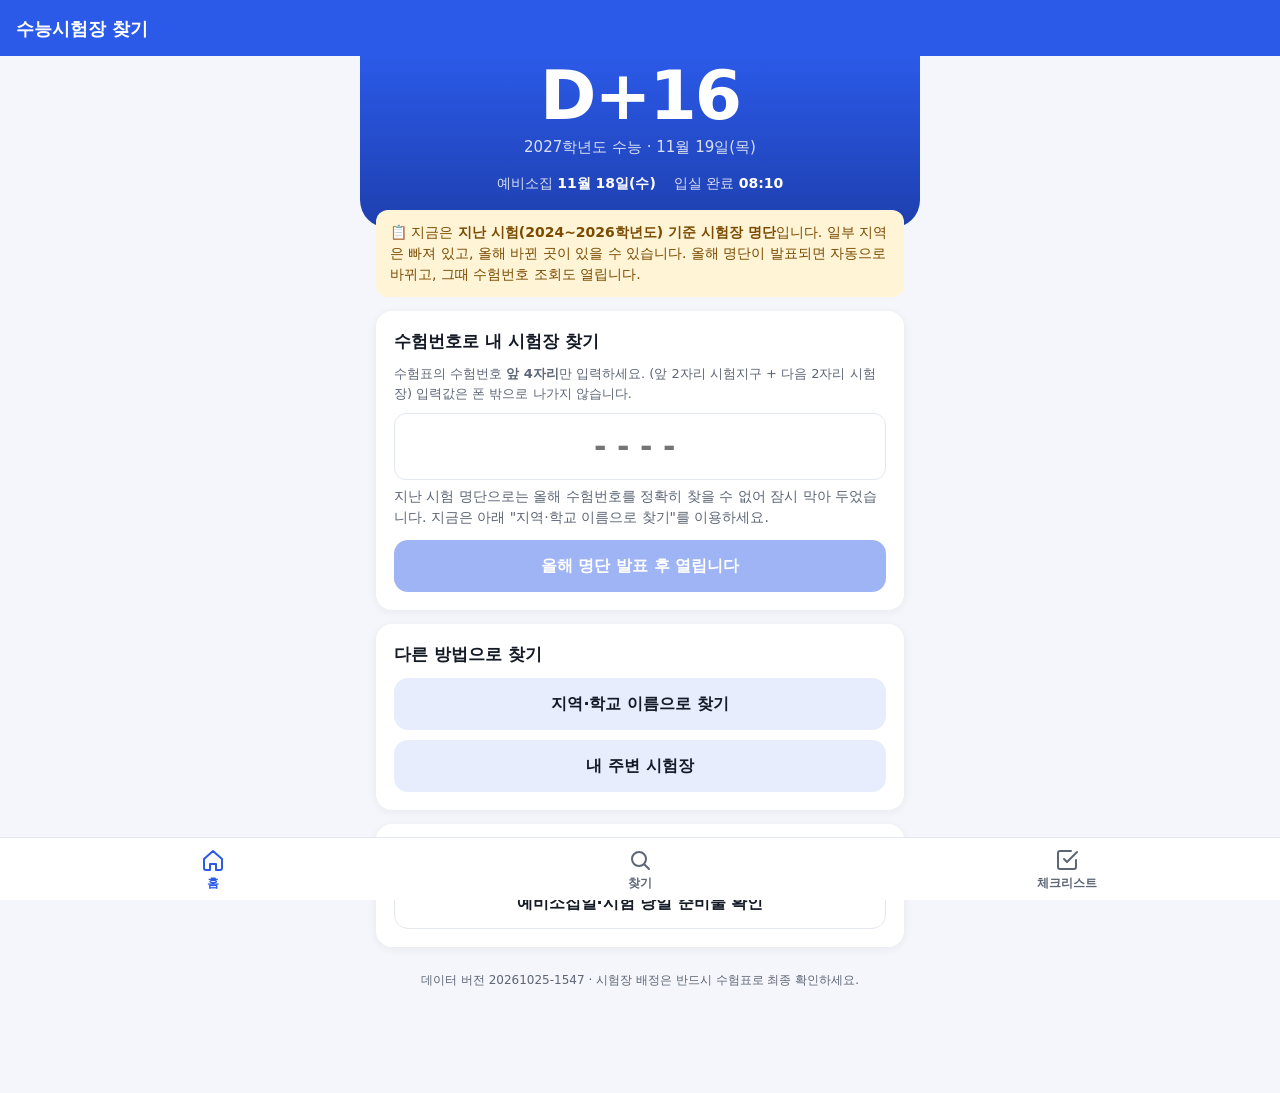
<file: suneung-map/web/index.html>
<!doctype html>
<html lang="ko">
<head>
  <meta charset="utf-8">
  <meta name="viewport" content="width=device-width, initial-scale=1, viewport-fit=cover">
  <title>수능시험장 찾기</title>
  <meta name="description" content="수험번호 앞 4자리 또는 지역으로 수능 시험장을 찾고, 네이버지도·카카오맵·티맵으로 바로 길찾기">
  <meta name="theme-color" content="#2b5ae8" media="(prefers-color-scheme: light)">
  <meta name="theme-color" content="#1b2f6e" media="(prefers-color-scheme: dark)">
  <meta name="mobile-web-app-capable" content="yes">
  <meta name="apple-mobile-web-app-capable" content="yes">
  <meta name="apple-mobile-web-app-status-bar-style" content="default">
  <meta name="apple-mobile-web-app-title" content="수능시험장">
  <meta property="og:title" content="수능시험장 찾기">
  <meta property="og:description" content="내 시험장 확인하고 지도앱으로 바로 길찾기">
  <link rel="manifest" href="manifest.webmanifest">
  <link rel="icon" href="icons/favicon-64.png">
  <link rel="apple-touch-icon" href="icons/icon-192.png">
  <link rel="stylesheet" href="style.css">
</head>
<body>
  <header class="top">
    <button class="back" id="back" aria-label="뒤로" hidden>‹</button>
    <h1 id="title">수능시험장 찾기</h1>
  </header>
  <main id="app" aria-live="polite"></main>
  <nav class="bottom" id="nav">
    <a href="#/" data-route="home">
      <svg viewBox="0 0 24 24" fill="none" stroke="currentColor" stroke-width="2" stroke-linecap="round" stroke-linejoin="round"><path d="M3 11l9-8 9 8v9a2 2 0 0 1-2 2h-4v-6H9v6H5a2 2 0 0 1-2-2z"/></svg>홈
    </a>
    <a href="#/find" data-route="find">
      <svg viewBox="0 0 24 24" fill="none" stroke="currentColor" stroke-width="2" stroke-linecap="round" stroke-linejoin="round"><circle cx="11" cy="11" r="7"/><path d="M21 21l-4.3-4.3"/></svg>찾기
    </a>
    <a href="#/check" data-route="check">
      <svg viewBox="0 0 24 24" fill="none" stroke="currentColor" stroke-width="2" stroke-linecap="round" stroke-linejoin="round"><path d="M9 11l3 3L22 4"/><path d="M21 12v7a2 2 0 0 1-2 2H5a2 2 0 0 1-2-2V5a2 2 0 0 1 2-2h11"/></svg>체크리스트
    </a>
  </nav>
  <div class="toast" id="toast"></div>
  <script src="data/sites.js"></script>
  <script src="app.js"></script>
</body>
</html>
</file>
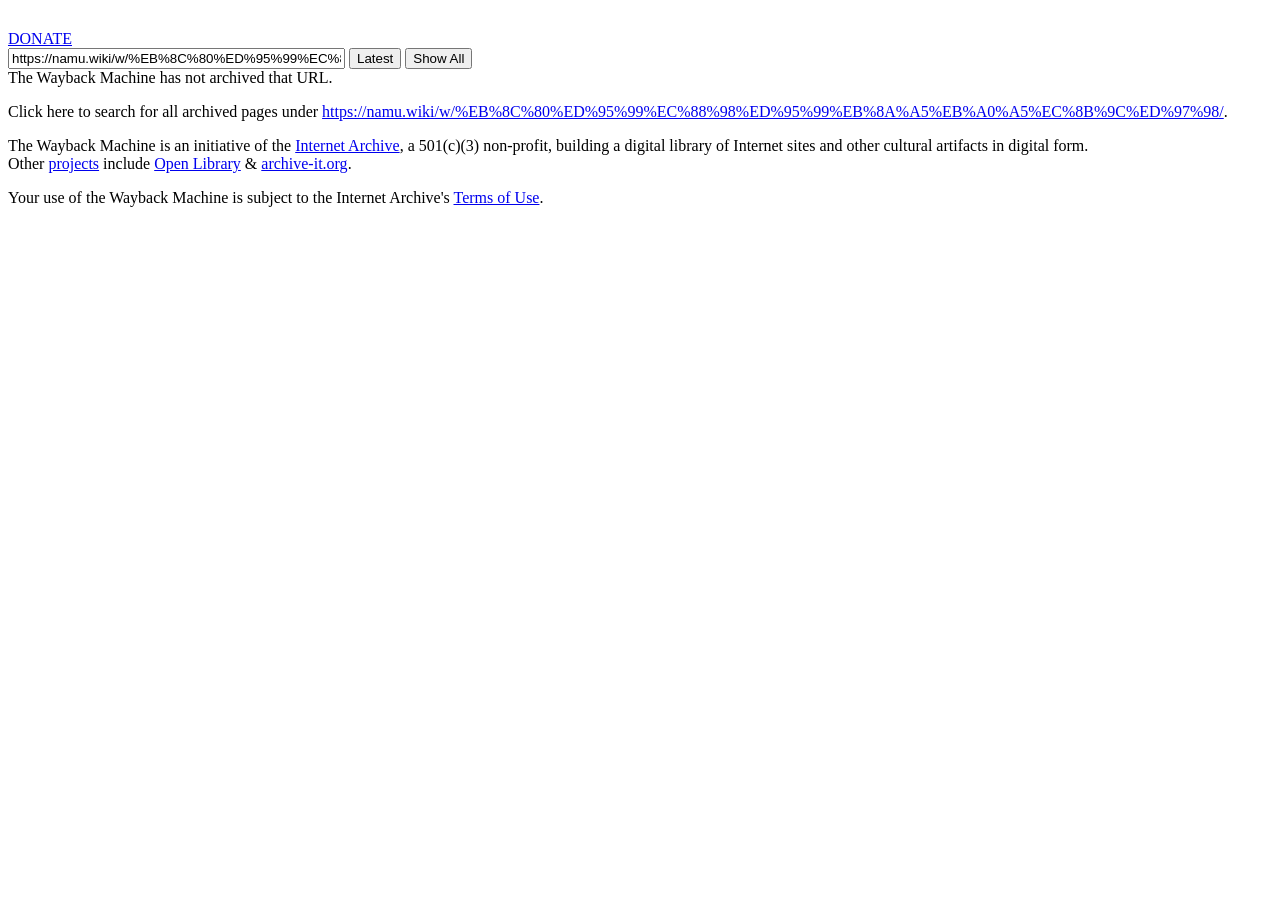
<file: raw/archive_namu_시험장.html>
<!DOCTYPE html>
<html lang="en">
  <head>
    <title>Wayback Machine</title>
    <script>
    /*
    @licstart  The following is the entire license notice for the JavaScript code in this page.

    Copyright (C) 2020 Internet Archive

    The JavaScript code in this page is free software: you can
    redistribute it and/or modify it under the terms of the GNU Affero
    General Public License as published by the Free Software
    Foundation, either version 3 of the License, or (at your option)
    any later version.  The code is distributed WITHOUT ANY WARRANTY;
    without even the implied warranty of MERCHANTABILITY or FITNESS
    FOR A PARTICULAR PURPOSE.  See the GNU GPL for more details.

    As additional permission under GNU AGPL version 3 section 7, you
    may distribute non-source (e.g., minimized or compacted) forms of
    that code without the copy of the GNU AGPL normally required by
    section 4, provided you include this license notice and a URL
    through which recipients can access the Corresponding Source.

    @licend  The above is the entire license notice for the JavaScript code in this page.
    */
    </script>    <script type="text/javascript">
      window.webComponentLoaderConfig = {
      baseUrl: 'https://archive.org',
      version: '29e56e87'
      }
    </script>
    <!-- is_embedded: True; context: <wayback.replay.core.ReplayContext object at 0x7f5d2ccaf490> -->
    <meta name="viewport" content="width=device-width, initial-scale=1.0">
    <meta http-equiv="content-type" content="text/html; charset=utf-8">
    <link rel="stylesheet" type="text/css" href="https://web-static.archive.org/_static/css/styles.css?v=Zb1uSJFF" />
    <script type="text/javascript" src="https://web-static.archive.org/_static/js/ui.js?v=7LYlZ-C2" charset="utf-8"></script>
    <base target="_top">
<link rel="stylesheet" type="text/css" href="https://web-static.archive.org/_static/css/web.css">
<script type="text/javascript">
if (window!=window.top) {
  $(document).ready(function(){ document.body.classList.add('wb_embedded') });
}
</script>
  </head>
  <body class="navia wb_embedded">
  <div class="container">
    <div class="row" style="margin-top: 30px">
      <div class="col-md-4 col-sm-4 col-xs-4 text-right">
	<div id="donation-link" class="web_message">
  <a href="http://archive.org/donate/?origin=wbwww-CalndrDonateButton" data-event-click-tracking="Wayback|DonateButton" class="beta_button">DONATE</a>
</div>

      </div>
      <div class="col-md-4 col-sm-4 col-xs-4 text-center">
	<div class="search-toolbar-logo-container">
	  <a href="/"><div class="search-toolbar-logo" alt="logo: Internet Archive's Wayback Machine"></div></a>
	</div>
      </div>
    </div>
    <div id="errorBorder">
      <div id="positionHome">
	<div id="searchHome">
	  <form name="form1" method="get" action="/web/submit">
      <input class="form-control" type="text" name="url" value="https://namu.wiki/w/%EB%8C%80%ED%95%99%EC%88%98%ED%95%99%EB%8A%A5%EB%A0%A5%EC%8B%9C%ED%97%98/%EC%8B%9C%ED%97%98%EC%9E%A5" size="40" onfocus="javascript:this.focus();this.select();" >
	    <button class="btn btn-default" type="submit" name="type" value="replay">Latest</button>
	    <button class="btn btn-default" type="submit" name="type" value="urlquery">Show All</button>
	  </form>
	</div>
<div id="error">
    <div class="error-text">The Wayback Machine has not archived that URL.</div>
    <div class="error-help error-help-proceed">
      <p>Click here to search for all archived pages under
        <a href="https://web.archive.org/web/*/https://namu.wiki/w/%EB%8C%80%ED%95%99%EC%88%98%ED%95%99%EB%8A%A5%EB%A0%A5%EC%8B%9C%ED%97%98/*">https://namu.wiki/w/%EB%8C%80%ED%95%99%EC%88%98%ED%95%99%EB%8A%A5%EB%A0%A5%EC%8B%9C%ED%97%98/</a>.
      </p>
    </div></div>
      </div>
    </div>
  </div>
    <noscript>
      <div class="no-script-message">
        The Wayback Machine requires your browser to support JavaScript, please email <a href="mailto:info@archive.org">info@archive.org</a><br/>if you have any questions about this.
      </div>
    </noscript>
    <footer>
      <div id="footerHome">
        <p>
          The Wayback Machine is an initiative of the
          <a href="//archive.org/">Internet Archive</a>,
          a 501(c)(3) non-profit, building a digital library of
          Internet sites and other cultural artifacts in digital form.
          <br/>Other <a href="//archive.org/projects/">projects</a> include
          <a href="https://openlibrary.org/">Open Library</a> &amp;
          <a href="https://archive-it.org">archive-it.org</a>.
        </p>
        <p>
          Your use of the Wayback Machine is subject to the Internet Archive's
          <a href="//archive.org/about/terms.php">Terms of Use</a>.
        </p>
      </div>
    </footer>
  </body>
</html>
</file>
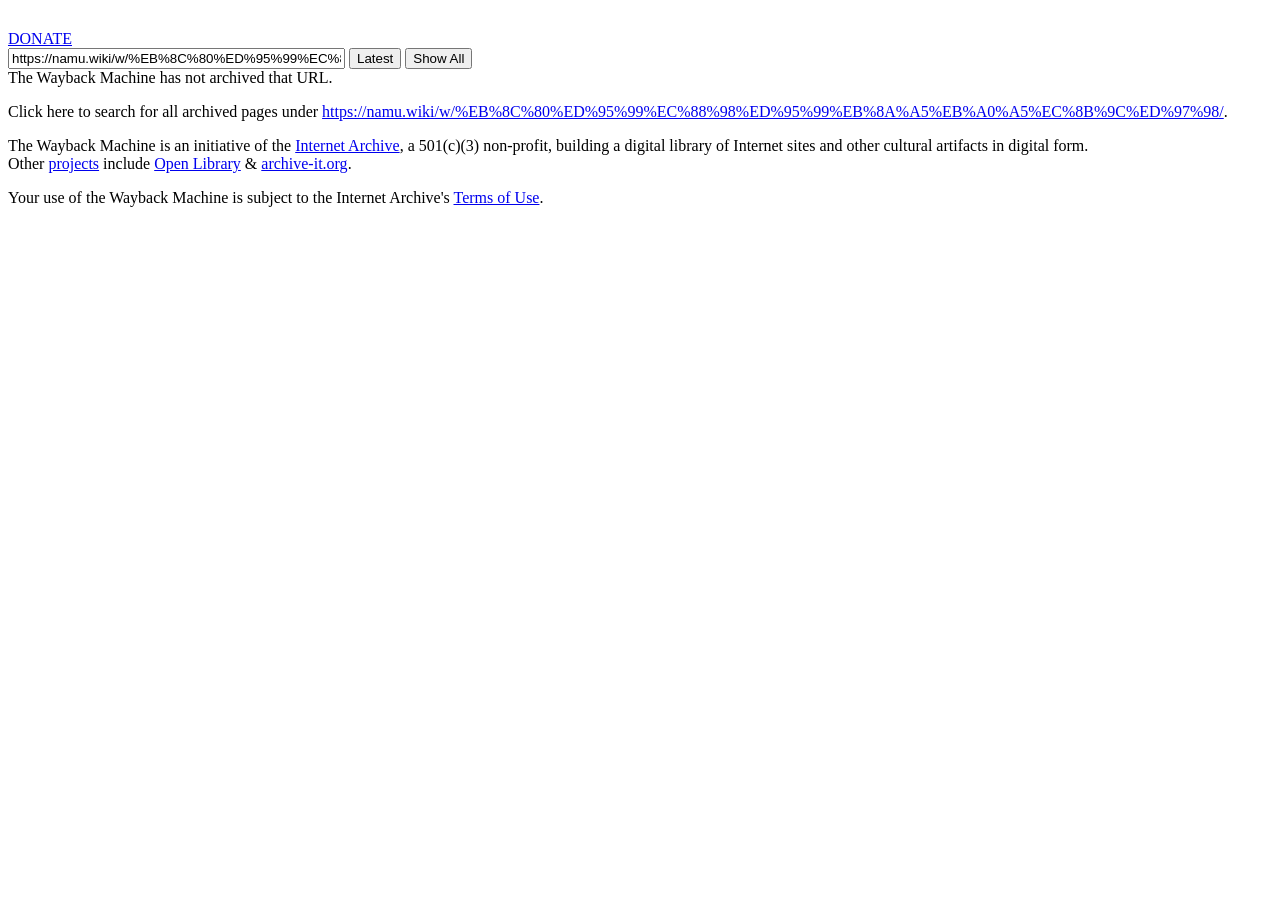
<file: raw/archive_namu_시험장_2024.html>
<!DOCTYPE html>
<html lang="en">
  <head>
    <title>Wayback Machine</title>
    <script>
    /*
    @licstart  The following is the entire license notice for the JavaScript code in this page.

    Copyright (C) 2020 Internet Archive

    The JavaScript code in this page is free software: you can
    redistribute it and/or modify it under the terms of the GNU Affero
    General Public License as published by the Free Software
    Foundation, either version 3 of the License, or (at your option)
    any later version.  The code is distributed WITHOUT ANY WARRANTY;
    without even the implied warranty of MERCHANTABILITY or FITNESS
    FOR A PARTICULAR PURPOSE.  See the GNU GPL for more details.

    As additional permission under GNU AGPL version 3 section 7, you
    may distribute non-source (e.g., minimized or compacted) forms of
    that code without the copy of the GNU AGPL normally required by
    section 4, provided you include this license notice and a URL
    through which recipients can access the Corresponding Source.

    @licend  The above is the entire license notice for the JavaScript code in this page.
    */
    </script>    <script type="text/javascript">
      window.webComponentLoaderConfig = {
      baseUrl: 'https://archive.org',
      version: '29e56e87'
      }
    </script>
    <!-- is_embedded: True; context: <wayback.replay.core.ReplayContext object at 0x7f0e4c257e30> -->
    <meta name="viewport" content="width=device-width, initial-scale=1.0">
    <meta http-equiv="content-type" content="text/html; charset=utf-8">
    <link rel="stylesheet" type="text/css" href="https://web-static.archive.org/_static/css/styles.css?v=Zb1uSJFF" />
    <script type="text/javascript" src="https://web-static.archive.org/_static/js/ui.js?v=7LYlZ-C2" charset="utf-8"></script>
    <base target="_top">
<link rel="stylesheet" type="text/css" href="https://web-static.archive.org/_static/css/web.css">
<script type="text/javascript">
if (window!=window.top) {
  $(document).ready(function(){ document.body.classList.add('wb_embedded') });
}
</script>
  </head>
  <body class="navia wb_embedded">
  <div class="container">
    <div class="row" style="margin-top: 30px">
      <div class="col-md-4 col-sm-4 col-xs-4 text-right">
	<div id="donation-link" class="web_message">
  <a href="http://archive.org/donate/?origin=wbwww-CalndrDonateButton" data-event-click-tracking="Wayback|DonateButton" class="beta_button">DONATE</a>
</div>

      </div>
      <div class="col-md-4 col-sm-4 col-xs-4 text-center">
	<div class="search-toolbar-logo-container">
	  <a href="/"><div class="search-toolbar-logo" alt="logo: Internet Archive's Wayback Machine"></div></a>
	</div>
      </div>
    </div>
    <div id="errorBorder">
      <div id="positionHome">
	<div id="searchHome">
	  <form name="form1" method="get" action="/web/submit">
      <input class="form-control" type="text" name="url" value="https://namu.wiki/w/%EB%8C%80%ED%95%99%EC%88%98%ED%95%99%EB%8A%A5%EB%A0%A5%EC%8B%9C%ED%97%98/%EC%8B%9C%ED%97%98%EC%9E%A5" size="40" onfocus="javascript:this.focus();this.select();" >
	    <button class="btn btn-default" type="submit" name="type" value="replay">Latest</button>
	    <button class="btn btn-default" type="submit" name="type" value="urlquery">Show All</button>
	  </form>
	</div>
<div id="error">
    <div class="error-text">The Wayback Machine has not archived that URL.</div>
    <div class="error-help error-help-proceed">
      <p>Click here to search for all archived pages under
        <a href="https://web.archive.org/web/*/https://namu.wiki/w/%EB%8C%80%ED%95%99%EC%88%98%ED%95%99%EB%8A%A5%EB%A0%A5%EC%8B%9C%ED%97%98/*">https://namu.wiki/w/%EB%8C%80%ED%95%99%EC%88%98%ED%95%99%EB%8A%A5%EB%A0%A5%EC%8B%9C%ED%97%98/</a>.
      </p>
    </div></div>
      </div>
    </div>
  </div>
    <noscript>
      <div class="no-script-message">
        The Wayback Machine requires your browser to support JavaScript, please email <a href="mailto:info@archive.org">info@archive.org</a><br/>if you have any questions about this.
      </div>
    </noscript>
    <footer>
      <div id="footerHome">
        <p>
          The Wayback Machine is an initiative of the
          <a href="//archive.org/">Internet Archive</a>,
          a 501(c)(3) non-profit, building a digital library of
          Internet sites and other cultural artifacts in digital form.
          <br/>Other <a href="//archive.org/projects/">projects</a> include
          <a href="https://openlibrary.org/">Open Library</a> &amp;
          <a href="https://archive-it.org">archive-it.org</a>.
        </p>
        <p>
          Your use of the Wayback Machine is subject to the Internet Archive's
          <a href="//archive.org/about/terms.php">Terms of Use</a>.
        </p>
      </div>
    </footer>
  </body>
</html>
</file>
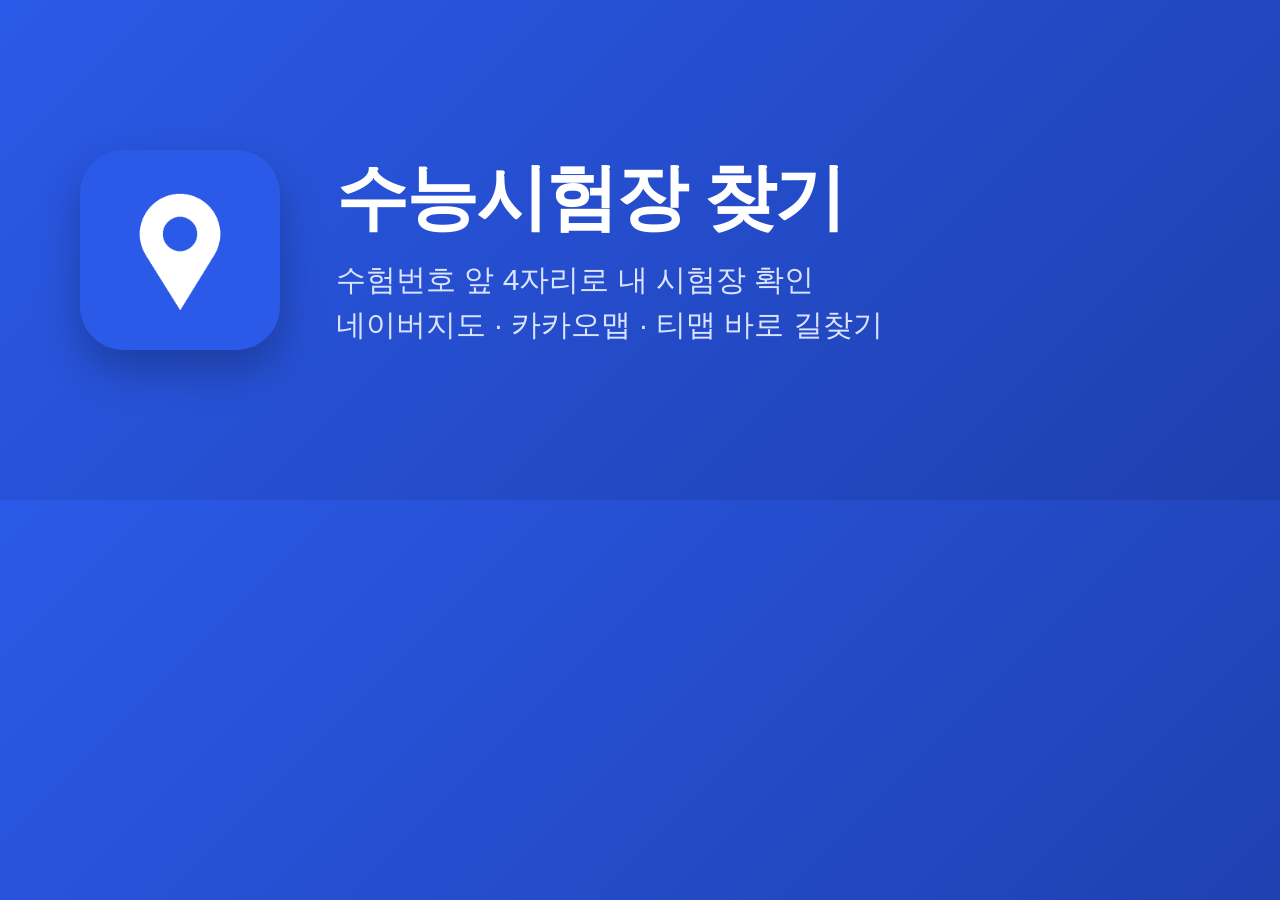
<file: suneung-map/store/feature-graphic.html>
<!doctype html><html lang="ko"><meta charset="utf-8">
<style>
body{margin:0;width:1024px;height:500px;background:linear-gradient(135deg,#2b5ae8 0%,#1e3fae 100%);font-family:"Noto Sans CJK KR","Noto Sans KR","Apple SD Gothic Neo","Malgun Gothic",sans-serif;color:#fff;display:flex;align-items:center;gap:56px;padding:0 80px;box-sizing:border-box}
img{width:200px;height:200px;border-radius:44px;box-shadow:0 20px 40px rgba(0,0,0,.25)}
h1{font-size:72px;margin:0 0 14px;font-weight:800;letter-spacing:-2px}
p{font-size:30px;margin:4px 0;color:#dbe4ff}
</style>
<body><img src="../web/icons/icon-512.png"><div><h1>수능시험장 찾기</h1><p>수험번호 앞 4자리로 내 시험장 확인</p><p>네이버지도 · 카카오맵 · 티맵 바로 길찾기</p></div></body></html>
</file>
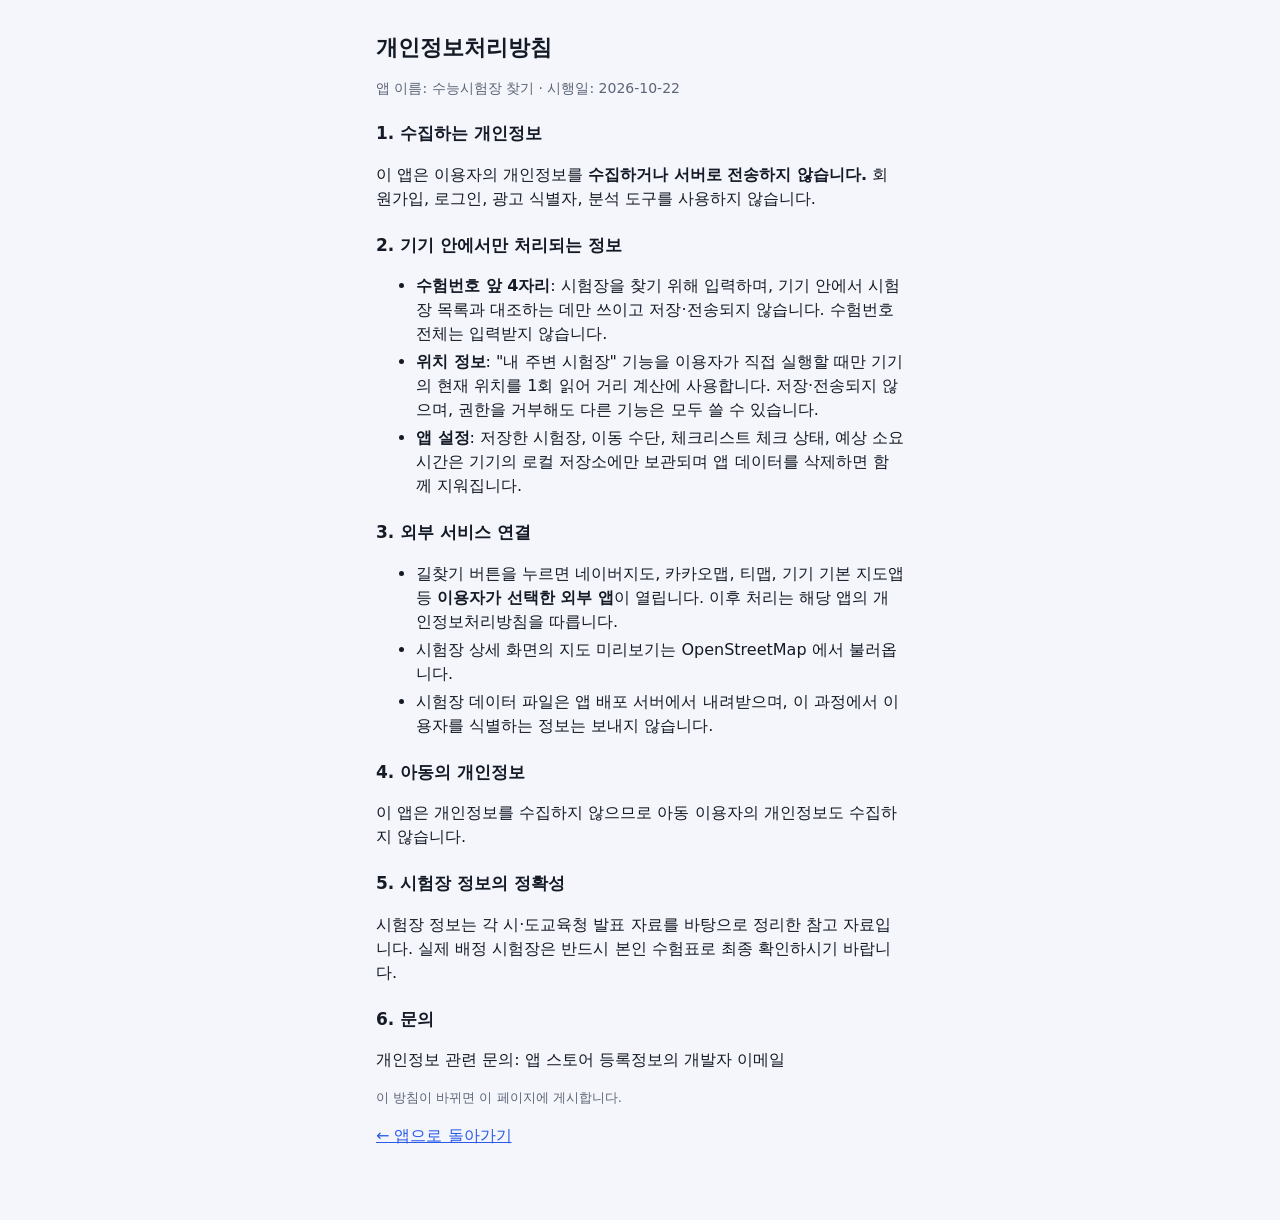
<file: suneung-map/web/privacy.html>
<!doctype html>
<html lang="ko">
<head>
  <meta charset="utf-8">
  <meta name="viewport" content="width=device-width, initial-scale=1">
  <title>개인정보처리방침 · 수능시험장 찾기</title>
  <link rel="stylesheet" href="style.css">
  <style>main{padding:16px;max-width:560px;margin:0 auto}h1{font-size:22px}h2{font-size:17px;margin-top:22px}li{margin:4px 0}body{padding-bottom:40px}</style>
</head>
<body>
<main>
  <h1>개인정보처리방침</h1>
  <p class="muted">앱 이름: 수능시험장 찾기 · 시행일: 2026-10-22</p>

  <h2>1. 수집하는 개인정보</h2>
  <p>이 앱은 이용자의 개인정보를 <b>수집하거나 서버로 전송하지 않습니다.</b> 회원가입, 로그인, 광고 식별자, 분석 도구를 사용하지 않습니다.</p>

  <h2>2. 기기 안에서만 처리되는 정보</h2>
  <ul>
    <li><b>수험번호 앞 4자리</b>: 시험장을 찾기 위해 입력하며, 기기 안에서 시험장 목록과 대조하는 데만 쓰이고 저장·전송되지 않습니다. 수험번호 전체는 입력받지 않습니다.</li>
    <li><b>위치 정보</b>: "내 주변 시험장" 기능을 이용자가 직접 실행할 때만 기기의 현재 위치를 1회 읽어 거리 계산에 사용합니다. 저장·전송되지 않으며, 권한을 거부해도 다른 기능은 모두 쓸 수 있습니다.</li>
    <li><b>앱 설정</b>: 저장한 시험장, 이동 수단, 체크리스트 체크 상태, 예상 소요시간은 기기의 로컬 저장소에만 보관되며 앱 데이터를 삭제하면 함께 지워집니다.</li>
  </ul>

  <h2>3. 외부 서비스 연결</h2>
  <ul>
    <li>길찾기 버튼을 누르면 네이버지도, 카카오맵, 티맵, 기기 기본 지도앱 등 <b>이용자가 선택한 외부 앱</b>이 열립니다. 이후 처리는 해당 앱의 개인정보처리방침을 따릅니다.</li>
    <li>시험장 상세 화면의 지도 미리보기는 OpenStreetMap 에서 불러옵니다.</li>
    <li>시험장 데이터 파일은 앱 배포 서버에서 내려받으며, 이 과정에서 이용자를 식별하는 정보는 보내지 않습니다.</li>
  </ul>

  <h2>4. 아동의 개인정보</h2>
  <p>이 앱은 개인정보를 수집하지 않으므로 아동 이용자의 개인정보도 수집하지 않습니다.</p>

  <h2>5. 시험장 정보의 정확성</h2>
  <p>시험장 정보는 각 시·도교육청 발표 자료를 바탕으로 정리한 참고 자료입니다. 실제 배정 시험장은 반드시 본인 수험표로 최종 확인하시기 바랍니다.</p>

  <h2>6. 문의</h2>
  <p>개인정보 관련 문의: <span id="contact">앱 스토어 등록정보의 개발자 이메일</span></p>

  <p class="muted small">이 방침이 바뀌면 이 페이지에 게시합니다.</p>
  <p><a href="index.html">← 앱으로 돌아가기</a></p>
</main>
</body>
</html>
</file>
<file: suneung-map/web/style.css>
:root {
  --bg: #f4f6fb; --card: #ffffff; --text: #141a26; --muted: #5d6676; --line: #e3e7ef;
  --accent: #2b5ae8; --accent-text: #ffffff; --accent-soft: #e7edfd;
  --warn-bg: #fff4d6; --warn-text: #7a4b00; --ok: #1f9d55; --danger: #d33a2f;
  --bar: #2b5ae8; --bar-2: #1e3fae; --bar-fg: #ffffff; --bar-fg-soft: rgba(255,255,255,.82);
  --naver: #03c75a; --kakao: #fee500; --kakao-text: #191919; --tmap: #1b5fe0;
  --radius: 16px; --shadow: 0 2px 10px rgba(20, 26, 38, .06);
}
@media (prefers-color-scheme: dark) {
  :root:not([data-theme="light"]) {
    --bg: #0f1420; --card: #1a2130; --text: #eef1f7; --muted: #9aa5b8; --line: #2a3345;
    --accent: #5b84ff; --accent-soft: #1f2a48; --warn-bg: #3a2e12; --warn-text: #ffd58a;
    --bar: #1b2f6e; --bar-2: #121f4a;
    --shadow: 0 2px 10px rgba(0, 0, 0, .35); color-scheme: dark;
  }
}
:root[data-theme="dark"] {
  --bg: #0f1420; --card: #1a2130; --text: #eef1f7; --muted: #9aa5b8; --line: #2a3345;
  --accent: #5b84ff; --accent-soft: #1f2a48; --warn-bg: #3a2e12; --warn-text: #ffd58a;
  --bar: #1b2f6e; --bar-2: #121f4a;
  --shadow: 0 2px 10px rgba(0, 0, 0, .35); color-scheme: dark;
}
* { box-sizing: border-box; }
html, body { margin: 0; padding: 0; }
body {
  background: var(--bg); color: var(--text);
  font-family: "Pretendard", -apple-system, BlinkMacSystemFont, "Apple SD Gothic Neo", "Noto Sans KR", "Malgun Gothic", system-ui, sans-serif;
  font-size: 16px; line-height: 1.5; -webkit-text-size-adjust: 100%;
  padding-bottom: calc(72px + env(safe-area-inset-bottom));
  overscroll-behavior-y: none; -webkit-tap-highlight-color: transparent;
}
body::before { content: ""; position: fixed; inset: 0 0 auto; height: env(safe-area-inset-top, 0px); background: var(--bar); z-index: 11; }
button, a.btn, nav.bottom a { user-select: none; -webkit-user-select: none; }
a { color: var(--accent); }
button { font: inherit; }
header.top {
  position: sticky; top: env(safe-area-inset-top, 0px); z-index: 10; background: var(--bar); color: var(--bar-fg);
  display: flex; align-items: center; gap: 8px; min-height: 56px; padding: 8px 16px;
}
header.top .back { background: none; border: 0; color: var(--bar-fg); font-size: 26px; line-height: 1; padding: 4px 10px 6px 0; cursor: pointer; }
header.top h1 { font-size: 18px; margin: 0; font-weight: 700; flex: 1; white-space: nowrap; overflow: hidden; text-overflow: ellipsis; }
header.top .hidden-title { opacity: 0; }
.hero {
  background: linear-gradient(180deg, var(--bar) 0%, var(--bar-2) 100%); color: var(--bar-fg);
  margin: 0 -16px 0; padding: 6px 16px 34px; text-align: center; border-radius: 0 0 28px 28px;
}
.hero .big { font-size: 68px; font-weight: 800; letter-spacing: -2px; line-height: 1; font-variant-numeric: tabular-nums; }
.hero .sub { margin-top: 6px; color: var(--bar-fg-soft); font-size: 15px; }
.hero .row { display: flex; justify-content: center; gap: 18px; margin-top: 14px; font-size: 14px; color: var(--bar-fg-soft); }
.hero .row span b { color: var(--bar-fg); }
.hero + * { margin-top: -18px; position: relative; }
main { padding: 0 16px; max-width: 560px; margin: 0 auto; }
.card { background: var(--card); border-radius: var(--radius); box-shadow: var(--shadow); padding: 18px; margin-bottom: 14px; }
.card h2 { font-size: 17px; margin: 0 0 10px; }
.muted { color: var(--muted); font-size: 14px; }
.small { font-size: 13px; }
.banner { background: var(--warn-bg); color: var(--warn-text); border-radius: 12px; padding: 12px 14px; font-size: 14px; margin-bottom: 14px; }
.banner.ok { background: var(--accent-soft); color: var(--text); }
.dday { text-align: center; padding: 22px 18px; }
.dday .big { font-size: 56px; font-weight: 800; letter-spacing: -1px; line-height: 1; color: var(--accent); }
.dday .sub { margin-top: 8px; color: var(--muted); font-size: 15px; }
.dday .row { display: flex; justify-content: center; gap: 18px; margin-top: 14px; font-size: 14px; }
.dday .row span b { color: var(--text); }
.btn {
  display: flex; align-items: center; justify-content: center; gap: 8px; width: 100%;
  min-height: 52px; padding: 12px 16px; border-radius: 14px; border: 0; cursor: pointer;
  font-size: 16px; font-weight: 700; text-decoration: none; color: var(--text); background: var(--accent-soft);
}
.btn.primary { background: var(--accent); color: var(--accent-text); }
.btn.ghost { background: transparent; border: 1px solid var(--line); }
.btn + .btn { margin-top: 10px; }
.btn:active { transform: scale(.985); }
.btn.naver { background: var(--naver); color: #fff; }
.btn.kakao { background: var(--kakao); color: var(--kakao-text); }
.btn.tmap { background: var(--tmap); color: #fff; }
.btn:disabled { opacity: .45; cursor: not-allowed; }
.grid2 { display: grid; grid-template-columns: 1fr 1fr; gap: 10px; }
.grid2 .btn + .btn { margin-top: 0; }
.field { display: flex; flex-direction: column; gap: 6px; margin-bottom: 12px; }
.field label { font-size: 14px; color: var(--muted); }
input, select {
  width: 100%; min-height: 50px; padding: 10px 14px; border-radius: 12px; border: 1px solid var(--line);
  background: var(--card); color: var(--text); font: inherit; font-size: 17px;
}
input.code { font-size: 30px; letter-spacing: .35em; text-align: center; font-weight: 700; font-variant-numeric: tabular-nums; }
input:focus, select:focus { outline: 2px solid var(--accent); outline-offset: 1px; }
.seg { display: flex; background: var(--accent-soft); border-radius: 12px; padding: 4px; margin-bottom: 12px; }
.seg button { flex: 1; border: 0; background: transparent; color: var(--muted); padding: 9px 6px; border-radius: 9px; font-weight: 600; font-size: 14px; cursor: pointer; }
.seg button.on { background: var(--card); color: var(--text); box-shadow: var(--shadow); }
.list { list-style: none; margin: 0; padding: 0; }
.list li { border-top: 1px solid var(--line); }
.list li:first-child { border-top: 0; }
.list a, .list button.row { display: flex; align-items: center; gap: 12px; width: 100%; padding: 13px 4px; background: none; border: 0; text-align: left; color: var(--text); text-decoration: none; cursor: pointer; }
.list .name { font-weight: 700; font-size: 16px; }
.list .addr { color: var(--muted); font-size: 13px; }
.list .tag { margin-left: auto; font-size: 13px; color: var(--accent); white-space: nowrap; }
.chip { display: inline-block; background: var(--accent-soft); color: var(--accent); border-radius: 999px; padding: 2px 10px; font-size: 12px; font-weight: 700; }
.site-title { font-size: 24px; font-weight: 800; margin: 2px 0 4px; }
.map { width: 100%; height: 220px; border: 0; border-radius: 12px; background: var(--line); margin-top: 12px; }
.map-off { display: flex; align-items: center; justify-content: center; text-align: center; padding: 20px; color: var(--muted); font-size: 14px; }
.check { display: flex; align-items: flex-start; gap: 12px; padding: 11px 0; border-top: 1px solid var(--line); cursor: pointer; }
.check:first-of-type { border-top: 0; }
.check input { width: 22px; height: 22px; min-height: 0; margin-top: 2px; accent-color: var(--accent); }
.check.done span { text-decoration: line-through; color: var(--muted); }
.ban { display: flex; flex-wrap: wrap; gap: 6px; }
.ban span { background: var(--bg); border: 1px solid var(--line); border-radius: 999px; padding: 4px 10px; font-size: 13px; }
.footer { text-align: center; color: var(--muted); font-size: 12px; padding: 10px 0 20px; }
nav.bottom {
  position: fixed; bottom: 0; left: 0; right: 0; z-index: 10; background: var(--card); border-top: 1px solid var(--line);
  display: flex; padding-bottom: env(safe-area-inset-bottom);
}
nav.bottom a { flex: 1; display: flex; flex-direction: column; align-items: center; gap: 2px; padding: 10px 0 8px; color: var(--muted); text-decoration: none; font-size: 12px; font-weight: 600; }
nav.bottom a.on { color: var(--accent); }
nav.bottom svg { width: 24px; height: 24px; }
.toast { position: fixed; left: 50%; bottom: 90px; transform: translateX(-50%); background: var(--text); color: var(--bg); padding: 10px 16px; border-radius: 999px; font-size: 14px; z-index: 20; opacity: 0; transition: opacity .2s; pointer-events: none; }
.toast.show { opacity: 1; }
.calc { display: flex; align-items: center; gap: 10px; }
.calc input { width: 90px; text-align: center; }
.result { font-size: 18px; font-weight: 800; margin-top: 10px; }
.err { color: var(--danger); font-size: 14px; margin-top: 6px; }
</file>
